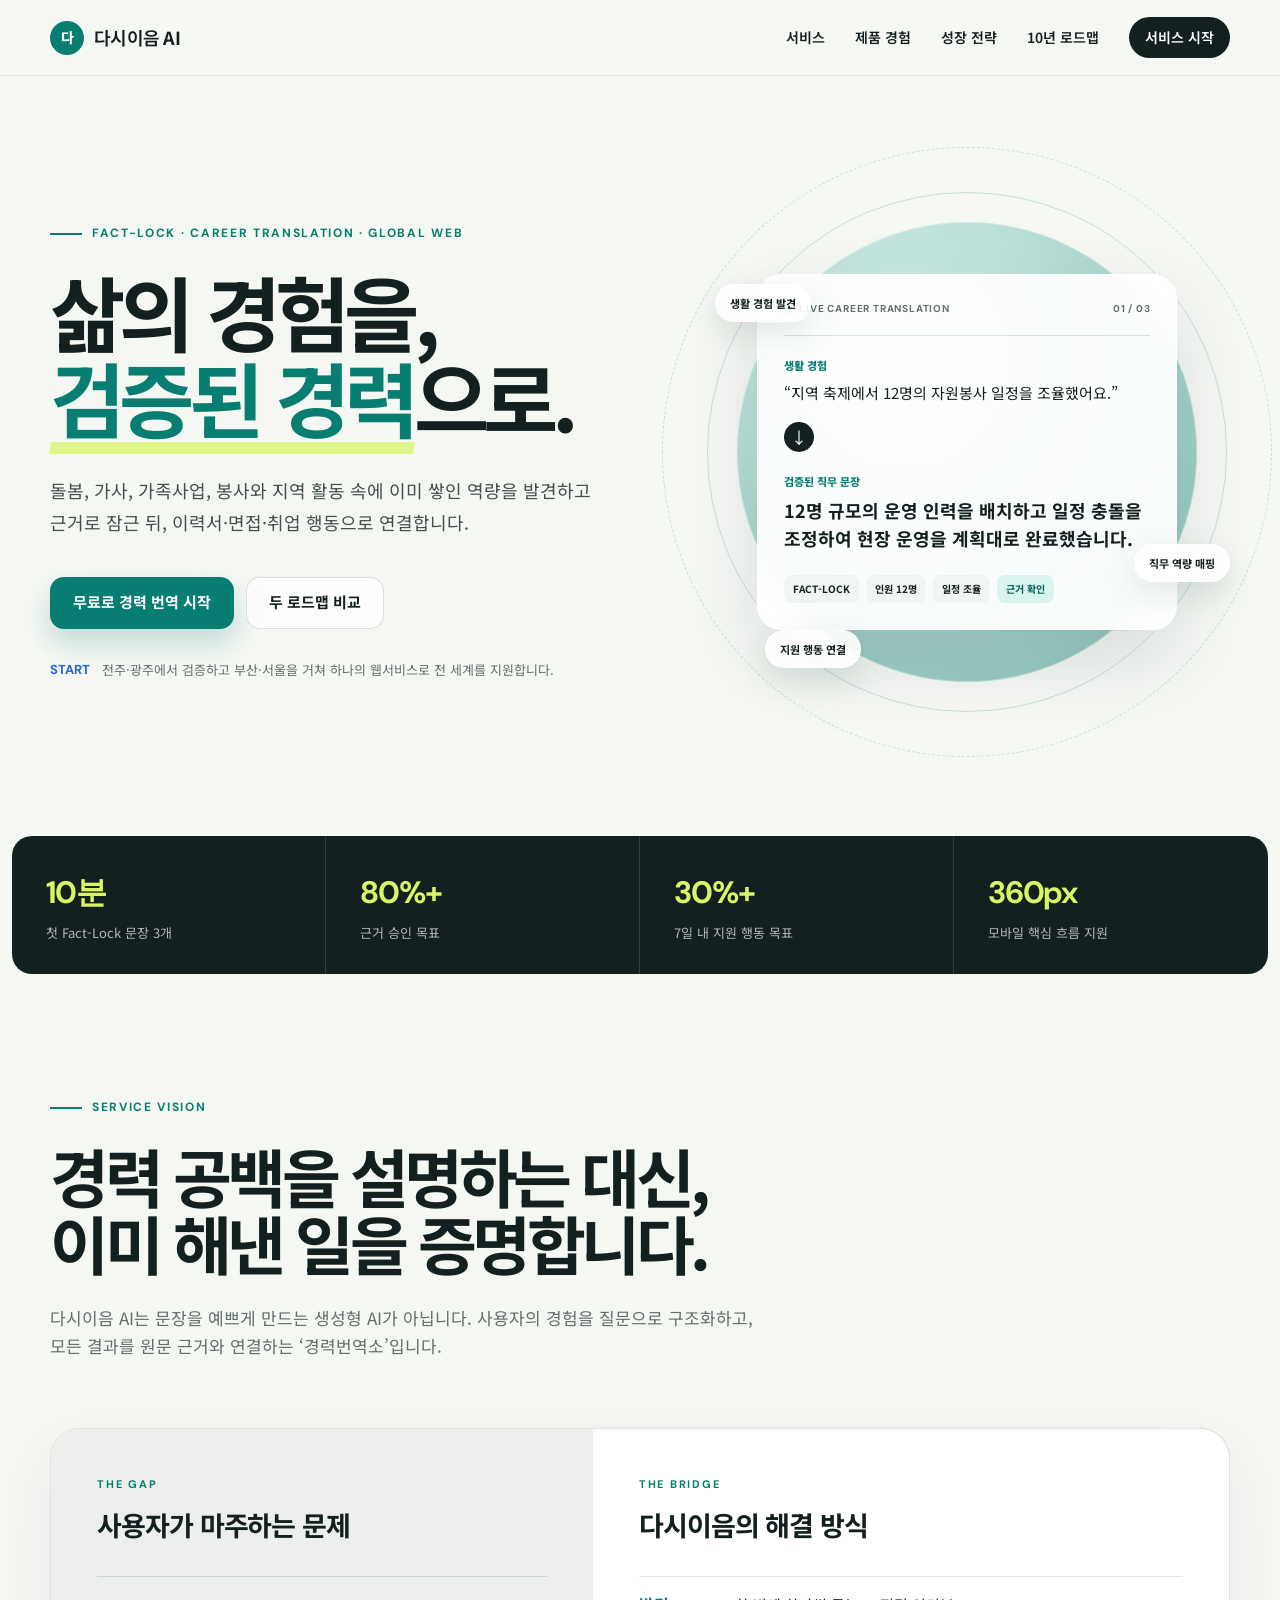
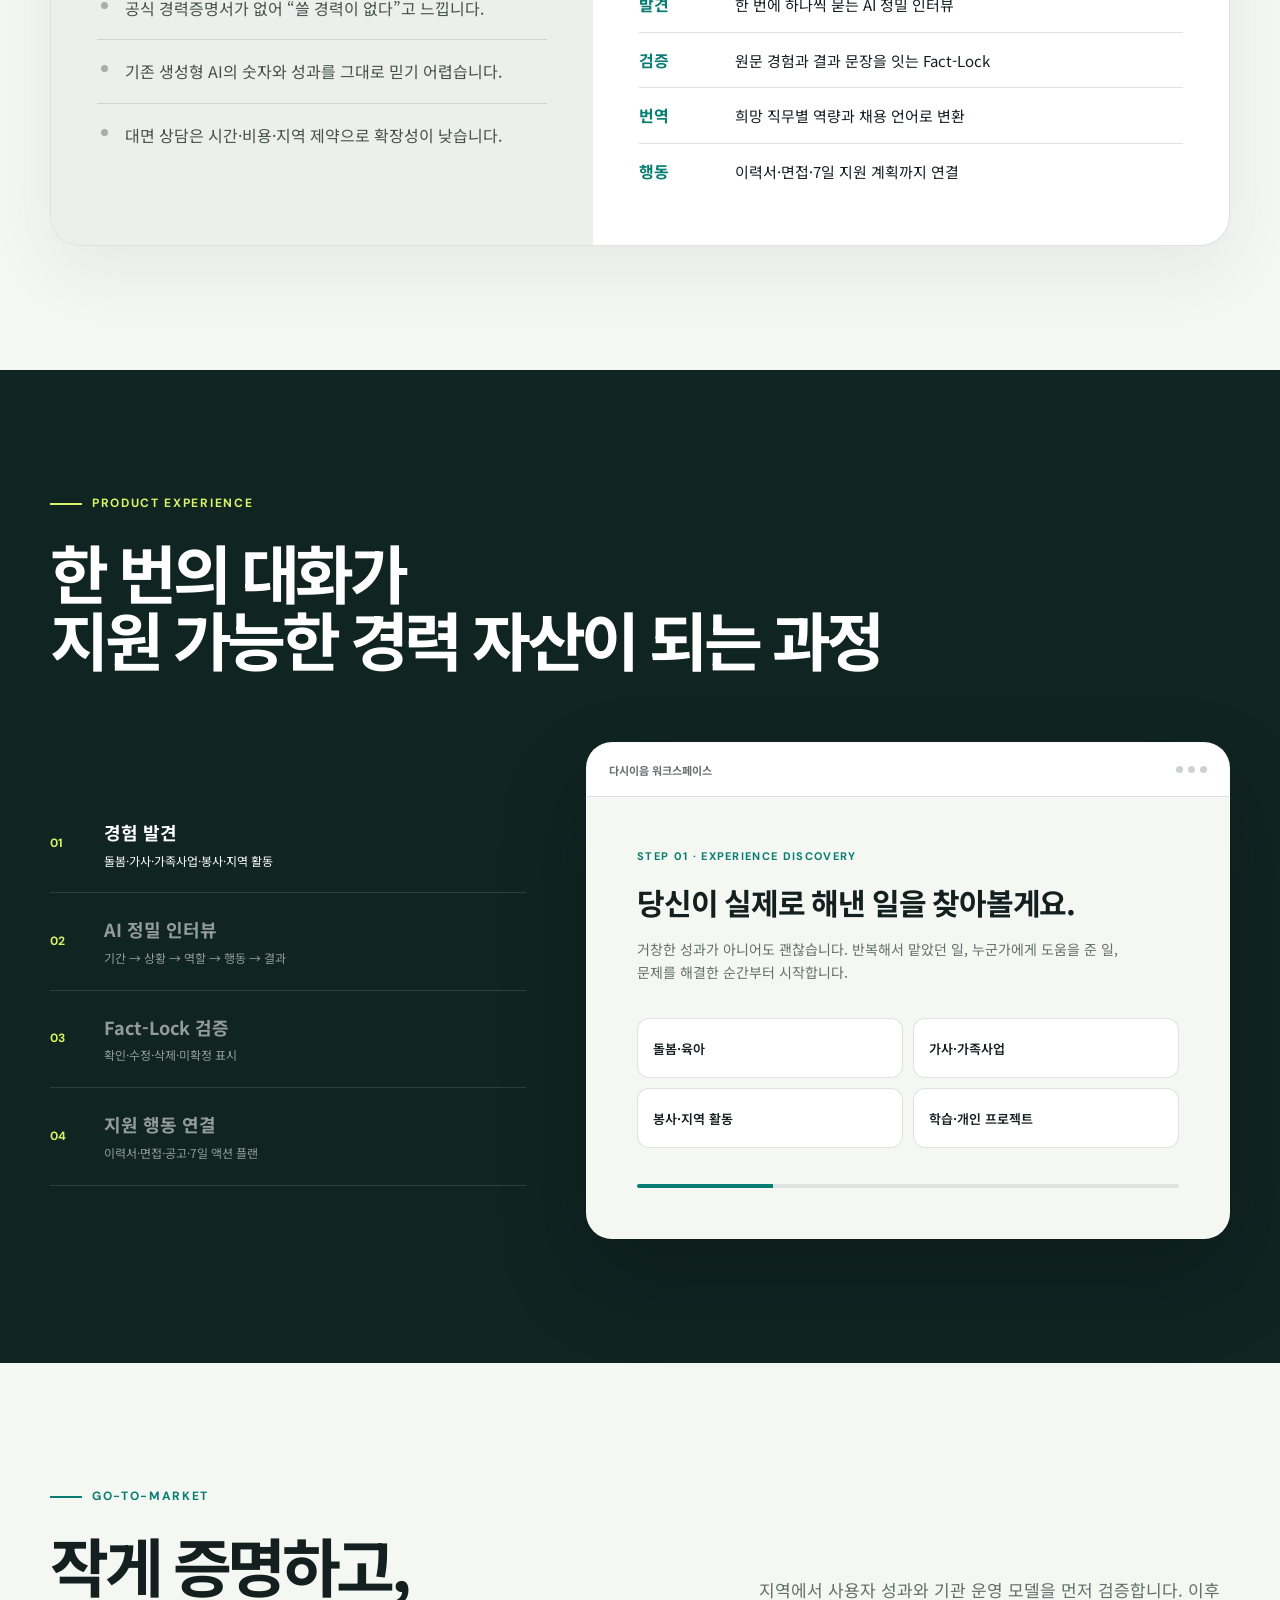
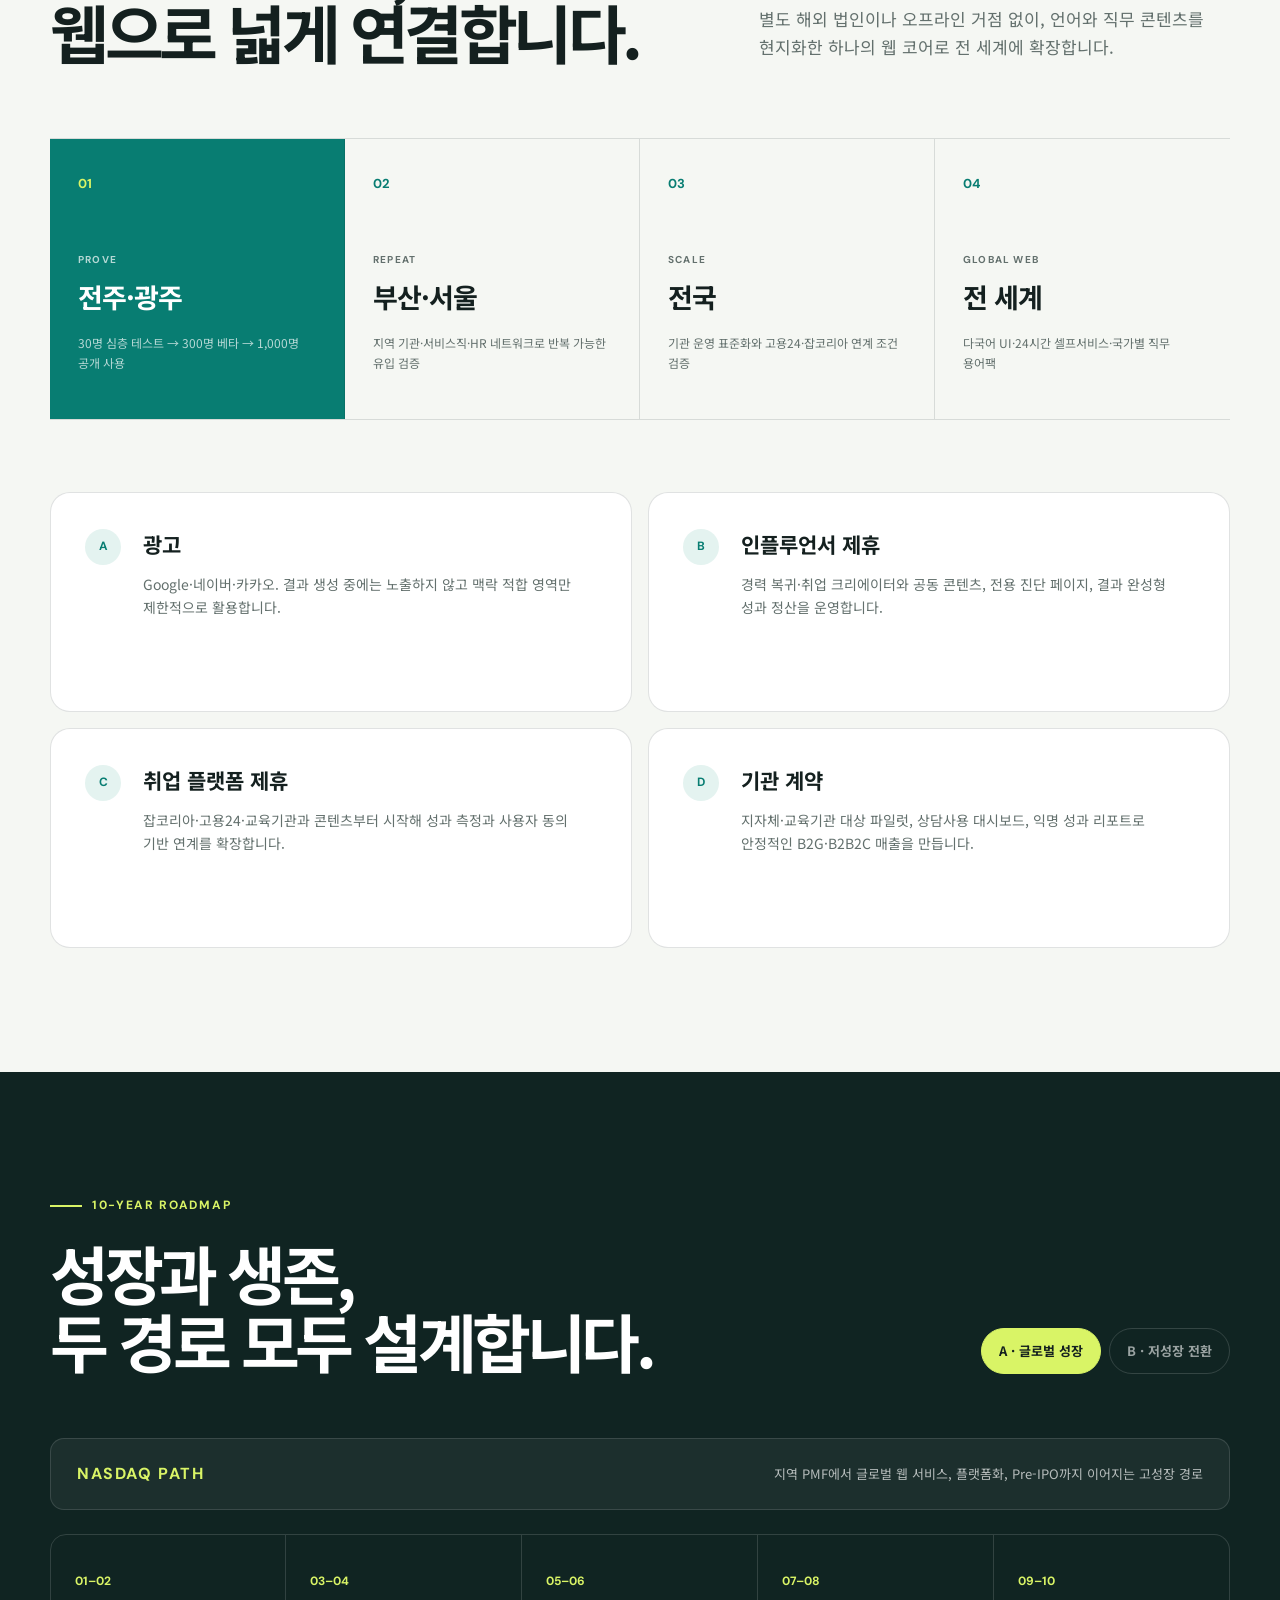
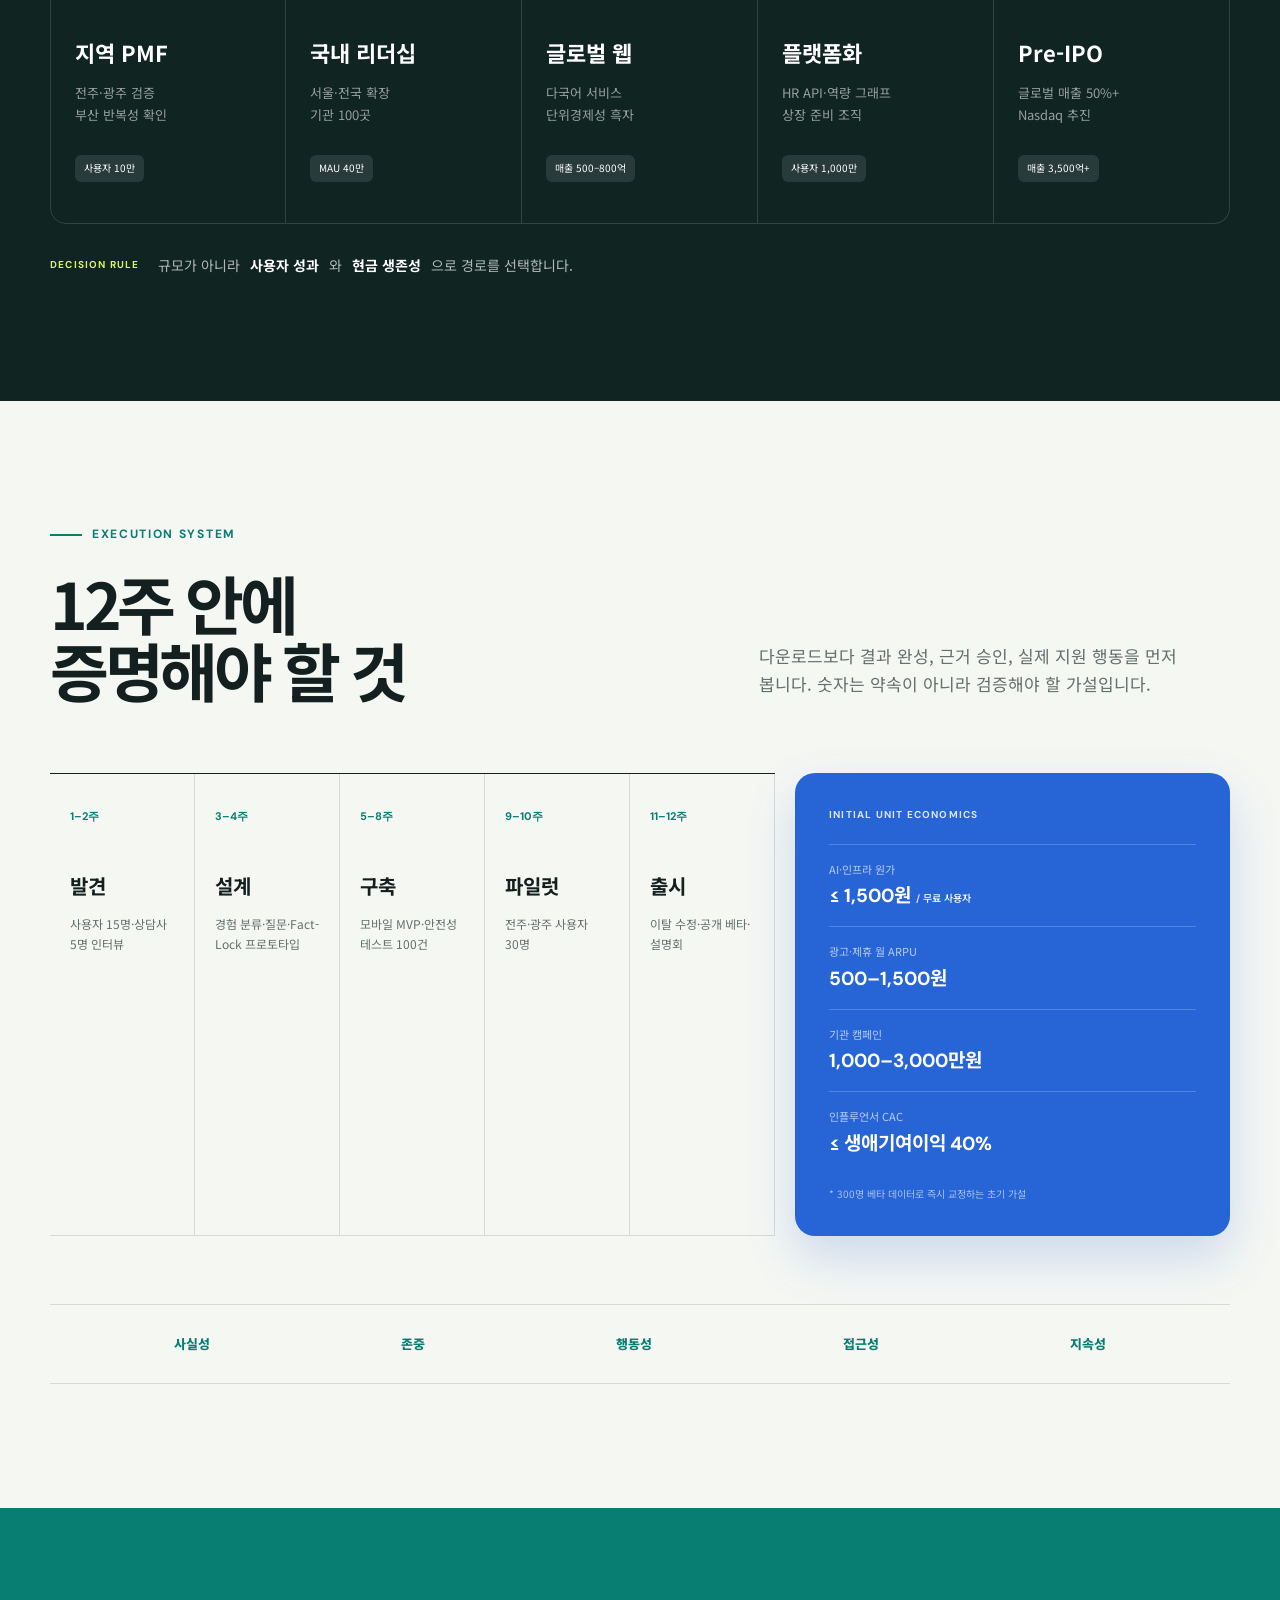
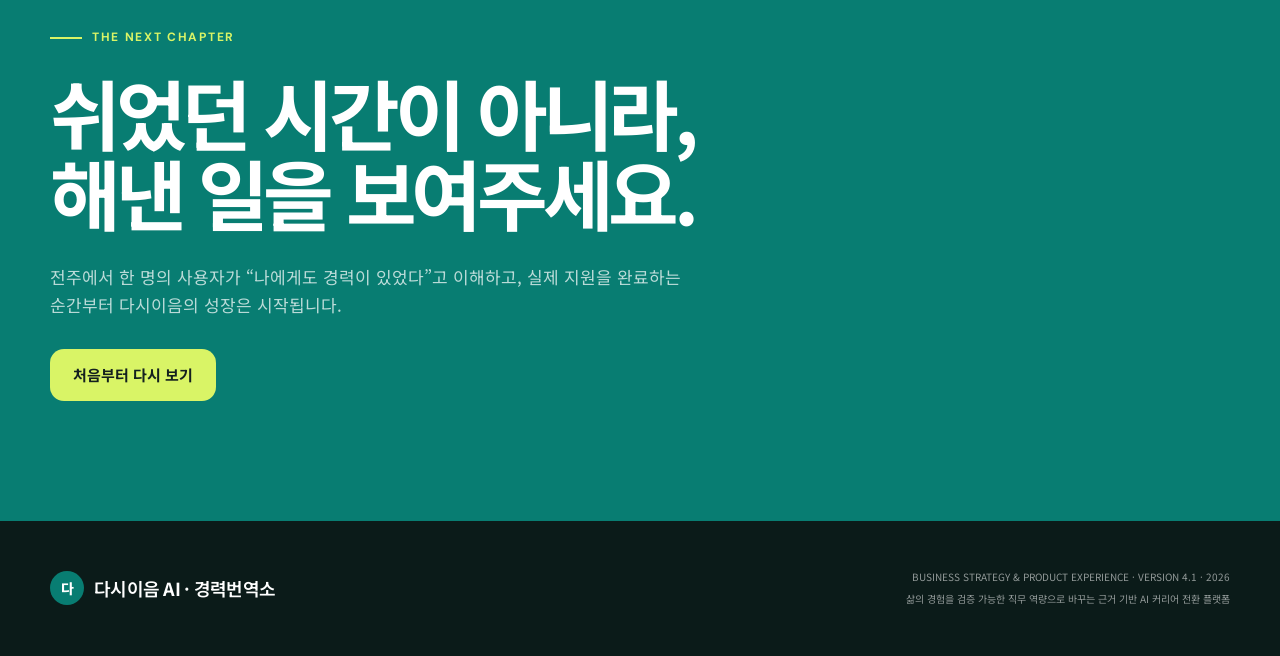
<file: index.html>
<!doctype html>
<html lang="ko">
  <head>
    <meta charset="UTF-8" />
    <meta name="viewport" content="width=device-width, initial-scale=1.0" />
    <meta
      name="description"
      content="다시이음 AI는 돌봄·가사·가족사업·지역사회 활동처럼 공식 경력증명서가 없는 경험을 검증 가능한 직무 역량으로 바꾸는 AI 경력번역 플랫폼입니다."
    />
    <meta name="theme-color" content="#f5f7f3" />
    <title>다시이음 AI · 경력번역소</title>
    <link rel="preconnect" href="https://fonts.googleapis.com" />
    <link rel="preconnect" href="https://fonts.gstatic.com" crossorigin />
    <link
      href="https://fonts.googleapis.com/css2?family=Noto+Sans+KR:wght@400;500;600;700;800;900&family=DM+Sans:wght@500;600;700&display=swap"
      rel="stylesheet"
    />
    <link rel="stylesheet" href="./styles.css" />
    <script src="./script.js" defer></script>
  </head>
  <body>
    <a class="skip-link" href="#main">본문으로 바로가기</a>

    <header class="site-header" id="top">
      <a class="brand" href="#top" aria-label="다시이음 AI 홈">
        <span class="brand-mark" aria-hidden="true">다</span>
        <span>다시이음 <b>AI</b></span>
      </a>
      <button class="menu-toggle" type="button" aria-expanded="false" aria-controls="primary-nav">
        메뉴
      </button>
      <nav id="primary-nav" class="primary-nav" aria-label="주요 메뉴">
        <a href="#service">서비스</a>
        <a href="#experience">제품 경험</a>
        <a href="#growth">성장 전략</a>
        <a href="#roadmap">10년 로드맵</a>
        <a class="nav-cta" href="./app.html">서비스 시작</a>
      </nav>
    </header>

    <main id="main">
      <section class="hero section-shell" aria-labelledby="hero-title">
        <div class="hero-copy">
          <p class="eyebrow"><span></span> FACT-LOCK · CAREER TRANSLATION · GLOBAL WEB</p>
          <h1 id="hero-title">
            삶의 경험을,<br />
            <em>검증된 경력</em>으로.
          </h1>
          <p class="hero-lead">
            돌봄, 가사, 가족사업, 봉사와 지역 활동 속에 이미 쌓인 역량을 발견하고
            근거로 잠근 뒤, 이력서·면접·취업 행동으로 연결합니다.
          </p>
          <div class="hero-actions">
            <a class="button button-primary" href="./app.html">무료로 경력 번역 시작</a>
            <a class="button button-secondary" href="#roadmap">두 로드맵 비교</a>
          </div>
          <div class="hero-note">
            <span>START</span>
            전주·광주에서 검증하고 부산·서울을 거쳐 하나의 웹서비스로 전 세계를 지원합니다.
          </div>
        </div>

        <div class="hero-visual" aria-label="생활 경험이 경력 문장으로 변환되는 예시">
          <div class="orbit orbit-one"></div>
          <div class="orbit orbit-two"></div>
          <article class="translation-card">
            <div class="card-topline">
              <span class="status-dot"></span>
              LIVE CAREER TRANSLATION
              <span>01 / 03</span>
            </div>
            <p class="source-label">생활 경험</p>
            <p class="source-copy">“지역 축제에서 12명의 자원봉사 일정을 조율했어요.”</p>
            <div class="translation-arrow" aria-hidden="true">↓</div>
            <p class="source-label">검증된 직무 문장</p>
            <p class="result-copy">
              12명 규모의 운영 인력을 배치하고 일정 충돌을 조정하여 현장 운영을
              계획대로 완료했습니다.
            </p>
            <div class="fact-row">
              <span>FACT-LOCK</span>
              <span>인원 12명</span>
              <span>일정 조율</span>
              <strong>근거 확인</strong>
            </div>
          </article>
          <div class="floating-chip chip-one">생활 경험 발견</div>
          <div class="floating-chip chip-two">직무 역량 매핑</div>
          <div class="floating-chip chip-three">지원 행동 연결</div>
        </div>
      </section>

      <section class="proof-band" aria-label="출시 핵심 기준">
        <div>
          <strong>10분</strong>
          <span>첫 Fact-Lock 문장 3개</span>
        </div>
        <div>
          <strong>80%+</strong>
          <span>근거 승인 목표</span>
        </div>
        <div>
          <strong>30%+</strong>
          <span>7일 내 지원 행동 목표</span>
        </div>
        <div>
          <strong>360px</strong>
          <span>모바일 핵심 흐름 지원</span>
        </div>
      </section>

      <section class="section-shell section-block" id="service">
        <div class="section-heading">
          <p class="eyebrow"><span></span> SERVICE VISION</p>
          <h2>경력 공백을 설명하는 대신,<br />이미 해낸 일을 증명합니다.</h2>
          <p>
            다시이음 AI는 문장을 예쁘게 만드는 생성형 AI가 아닙니다. 사용자의
            경험을 질문으로 구조화하고, 모든 결과를 원문 근거와 연결하는
            ‘경력번역소’입니다.
          </p>
        </div>

        <div class="problem-solution">
          <article class="problem-panel">
            <p class="panel-kicker">THE GAP</p>
            <h3>사용자가 마주하는 문제</h3>
            <ul>
              <li>공식 경력증명서가 없어 “쓸 경력이 없다”고 느낍니다.</li>
              <li>기존 생성형 AI의 숫자와 성과를 그대로 믿기 어렵습니다.</li>
              <li>대면 상담은 시간·비용·지역 제약으로 확장성이 낮습니다.</li>
            </ul>
          </article>
          <article class="solution-panel">
            <p class="panel-kicker">THE BRIDGE</p>
            <h3>다시이음의 해결 방식</h3>
            <ol>
              <li><b>발견</b><span>한 번에 하나씩 묻는 AI 정밀 인터뷰</span></li>
              <li><b>검증</b><span>원문 경험과 결과 문장을 잇는 Fact-Lock</span></li>
              <li><b>번역</b><span>희망 직무별 역량과 채용 언어로 변환</span></li>
              <li><b>행동</b><span>이력서·면접·7일 지원 계획까지 연결</span></li>
            </ol>
          </article>
        </div>
      </section>

      <section class="experience section-block" id="experience">
        <div class="section-shell">
          <div class="section-heading light-heading">
            <p class="eyebrow"><span></span> PRODUCT EXPERIENCE</p>
            <h2>한 번의 대화가<br />지원 가능한 경력 자산이 되는 과정</h2>
          </div>

          <div class="experience-grid">
            <div class="flow-list" role="list" aria-label="서비스 이용 단계">
              <button class="flow-item active" type="button" data-flow="discover" aria-pressed="true">
                <span>01</span>
                <span><b>경험 발견</b><small>돌봄·가사·가족사업·봉사·지역 활동</small></span>
              </button>
              <button class="flow-item" type="button" data-flow="interview" aria-pressed="false">
                <span>02</span>
                <span><b>AI 정밀 인터뷰</b><small>기간 → 상황 → 역할 → 행동 → 결과</small></span>
              </button>
              <button class="flow-item" type="button" data-flow="factlock" aria-pressed="false">
                <span>03</span>
                <span><b>Fact-Lock 검증</b><small>확인·수정·삭제·미확정 표시</small></span>
              </button>
              <button class="flow-item" type="button" data-flow="action" aria-pressed="false">
                <span>04</span>
                <span><b>지원 행동 연결</b><small>이력서·면접·공고·7일 액션 플랜</small></span>
              </button>
            </div>

            <div class="product-preview" aria-live="polite">
              <div class="preview-toolbar">
                <span>다시이음 워크스페이스</span>
                <div><i></i><i></i><i></i></div>
              </div>
              <div class="preview-body">
                <p class="preview-step">STEP 01 · EXPERIENCE DISCOVERY</p>
                <h3 id="preview-title">당신이 실제로 해낸 일을 찾아볼게요.</h3>
                <p id="preview-copy">
                  거창한 성과가 아니어도 괜찮습니다. 반복해서 맡았던 일, 누군가에게
                  도움을 준 일, 문제를 해결한 순간부터 시작합니다.
                </p>
                <div id="preview-content" class="preview-content">
                  <button type="button">돌봄·육아</button>
                  <button type="button">가사·가족사업</button>
                  <button type="button">봉사·지역 활동</button>
                  <button type="button">학습·개인 프로젝트</button>
                </div>
                <div class="preview-progress"><span></span></div>
              </div>
            </div>
          </div>
        </div>
      </section>

      <section class="section-shell section-block" id="growth">
        <div class="section-heading split-heading">
          <div>
            <p class="eyebrow"><span></span> GO-TO-MARKET</p>
            <h2>작게 증명하고,<br />웹으로 넓게 연결합니다.</h2>
          </div>
          <p>
            지역에서 사용자 성과와 기관 운영 모델을 먼저 검증합니다. 이후 별도
            해외 법인이나 오프라인 거점 없이, 언어와 직무 콘텐츠를 현지화한 하나의
            웹 코어로 전 세계에 확장합니다.
          </p>
        </div>

        <div class="market-track" aria-label="시장 확장 단계">
          <article class="market-stage current">
            <div class="stage-number">01</div>
            <p>PROVE</p>
            <h3>전주·광주</h3>
            <span>30명 심층 테스트 → 300명 베타 → 1,000명 공개 사용</span>
          </article>
          <article class="market-stage">
            <div class="stage-number">02</div>
            <p>REPEAT</p>
            <h3>부산·서울</h3>
            <span>지역 기관·서비스직·HR 네트워크로 반복 가능한 유입 검증</span>
          </article>
          <article class="market-stage">
            <div class="stage-number">03</div>
            <p>SCALE</p>
            <h3>전국</h3>
            <span>기관 운영 표준화와 고용24·잡코리아 연계 조건 검증</span>
          </article>
          <article class="market-stage">
            <div class="stage-number">04</div>
            <p>GLOBAL WEB</p>
            <h3>전 세계</h3>
            <span>다국어 UI·24시간 셀프서비스·국가별 직무 용어팩</span>
          </article>
        </div>

        <div class="revenue-grid">
          <article>
            <span>A</span>
            <h3>광고</h3>
            <p>Google·네이버·카카오. 결과 생성 중에는 노출하지 않고 맥락 적합 영역만 제한적으로 활용합니다.</p>
          </article>
          <article>
            <span>B</span>
            <h3>인플루언서 제휴</h3>
            <p>경력 복귀·취업 크리에이터와 공동 콘텐츠, 전용 진단 페이지, 결과 완성형 성과 정산을 운영합니다.</p>
          </article>
          <article>
            <span>C</span>
            <h3>취업 플랫폼 제휴</h3>
            <p>잡코리아·고용24·교육기관과 콘텐츠부터 시작해 성과 측정과 사용자 동의 기반 연계를 확장합니다.</p>
          </article>
          <article>
            <span>D</span>
            <h3>기관 계약</h3>
            <p>지자체·교육기관 대상 파일럿, 상담사용 대시보드, 익명 성과 리포트로 안정적인 B2G·B2B2C 매출을 만듭니다.</p>
          </article>
        </div>
      </section>

      <section class="roadmap section-block" id="roadmap">
        <div class="section-shell">
          <div class="section-heading light-heading roadmap-heading">
            <div>
              <p class="eyebrow"><span></span> 10-YEAR ROADMAP</p>
              <h2>성장과 생존,<br />두 경로 모두 설계합니다.</h2>
            </div>
            <div class="roadmap-tabs" role="tablist" aria-label="성장 시나리오 선택">
              <button id="tab-a" class="active" type="button" role="tab" aria-selected="true" aria-controls="roadmap-a">
                A · 글로벌 성장
              </button>
              <button id="tab-b" type="button" role="tab" aria-selected="false" aria-controls="roadmap-b">
                B · 저성장 전환
              </button>
            </div>
          </div>

          <div id="roadmap-a" class="roadmap-panel active" role="tabpanel" aria-labelledby="tab-a">
            <div class="roadmap-summary">
              <strong>NASDAQ PATH</strong>
              <p>지역 PMF에서 글로벌 웹 서비스, 플랫폼화, Pre-IPO까지 이어지는 고성장 경로</p>
            </div>
            <div class="timeline">
              <article><b>01–02</b><h3>지역 PMF</h3><p>전주·광주 검증<br />부산 반복성 확인</p><span>사용자 10만</span></article>
              <article><b>03–04</b><h3>국내 리더십</h3><p>서울·전국 확장<br />기관 100곳</p><span>MAU 40만</span></article>
              <article><b>05–06</b><h3>글로벌 웹</h3><p>다국어 서비스<br />단위경제성 흑자</p><span>매출 500–800억</span></article>
              <article><b>07–08</b><h3>플랫폼화</h3><p>HR API·역량 그래프<br />상장 준비 조직</p><span>사용자 1,000만</span></article>
              <article><b>09–10</b><h3>Pre-IPO</h3><p>글로벌 매출 50%+<br />Nasdaq 추진</p><span>매출 3,500억+</span></article>
            </div>
          </div>

          <div id="roadmap-b" class="roadmap-panel" role="tabpanel" aria-labelledby="tab-b" hidden>
            <div class="roadmap-summary">
              <strong>FOCUS PATH</strong>
              <p>3년차 다운로드 1만 미만·연매출 1억 미만일 때, 좁고 수익성 높은 전문기업으로 전환</p>
            </div>
            <div class="timeline">
              <article><b>01–02</b><h3>생존 진단</h3><p>핵심 기능 3개<br />한 지역·한 직무</p><span>월 100명 완성</span></article>
              <article><b>03–04</b><h3>공식 리셋</h3><p>광고 축소<br />기관·특정 직무 피벗</p><span>팀 3–5명</span></article>
              <article><b>05–06</b><h3>작은 흑자</h3><p>기관 20곳<br />지역 통합 모델</p><span>매출 8–12억</span></article>
              <article><b>07–08</b><h3>인접 확장</h3><p>중장년·장기미취업자<br />선택적 전국화</p><span>기관 50곳</span></article>
              <article><b>09–10</b><h3>전문기업</h3><p>제휴·M&amp;A 옵션<br />안정적 흑자</p><span>매출 80–120억</span></article>
            </div>
          </div>

          <p class="decision-rule">
            <span>DECISION RULE</span>
            규모가 아니라 <b>사용자 성과</b>와 <b>현금 생존성</b>으로 경로를 선택합니다.
          </p>
        </div>
      </section>

      <section class="section-shell section-block" id="launch">
        <div class="section-heading split-heading">
          <div>
            <p class="eyebrow"><span></span> EXECUTION SYSTEM</p>
            <h2>12주 안에<br />증명해야 할 것</h2>
          </div>
          <p>
            다운로드보다 결과 완성, 근거 승인, 실제 지원 행동을 먼저 봅니다.
            숫자는 약속이 아니라 검증해야 할 가설입니다.
          </p>
        </div>

        <div class="launch-layout">
          <div class="launch-plan">
            <article><span>1–2주</span><h3>발견</h3><p>사용자 15명·상담사 5명 인터뷰</p></article>
            <article><span>3–4주</span><h3>설계</h3><p>경험 분류·질문·Fact-Lock 프로토타입</p></article>
            <article><span>5–8주</span><h3>구축</h3><p>모바일 MVP·안전성 테스트 100건</p></article>
            <article><span>9–10주</span><h3>파일럿</h3><p>전주·광주 사용자 30명</p></article>
            <article><span>11–12주</span><h3>출시</h3><p>이탈 수정·공개 베타·설명회</p></article>
          </div>

          <aside class="kpi-card">
            <p>INITIAL UNIT ECONOMICS</p>
            <dl>
              <div><dt>AI·인프라 원가</dt><dd>≤ 1,500원<small>/ 무료 사용자</small></dd></div>
              <div><dt>광고·제휴 월 ARPU</dt><dd>500–1,500원</dd></div>
              <div><dt>기관 캠페인</dt><dd>1,000–3,000만원</dd></div>
              <div><dt>인플루언서 CAC</dt><dd>≤ 생애기여이익 40%</dd></div>
            </dl>
            <small>* 300명 베타 데이터로 즉시 교정하는 초기 가설</small>
          </aside>
        </div>

        <div class="principles">
          <span>사실성</span><span>존중</span><span>행동성</span><span>접근성</span><span>지속성</span>
        </div>
      </section>

      <section class="closing">
        <div class="section-shell">
          <p class="eyebrow"><span></span> THE NEXT CHAPTER</p>
          <h2>쉬었던 시간이 아니라,<br />해낸 일을 보여주세요.</h2>
          <p>
            전주에서 한 명의 사용자가 “나에게도 경력이 있었다”고 이해하고,
            실제 지원을 완료하는 순간부터 다시이음의 성장은 시작됩니다.
          </p>
          <a class="button button-light" href="#top">처음부터 다시 보기</a>
        </div>
      </section>
    </main>

    <footer class="site-footer">
      <a class="brand footer-brand" href="#top">
        <span class="brand-mark" aria-hidden="true">다</span>
        <span>다시이음 <b>AI</b> · 경력번역소</span>
      </a>
      <p>BUSINESS STRATEGY &amp; PRODUCT EXPERIENCE · VERSION 4.1 · 2026</p>
      <p>삶의 경험을 검증 가능한 직무 역량으로 바꾸는 근거 기반 AI 커리어 전환 플랫폼</p>
    </footer>
  </body>
</html>
</file>
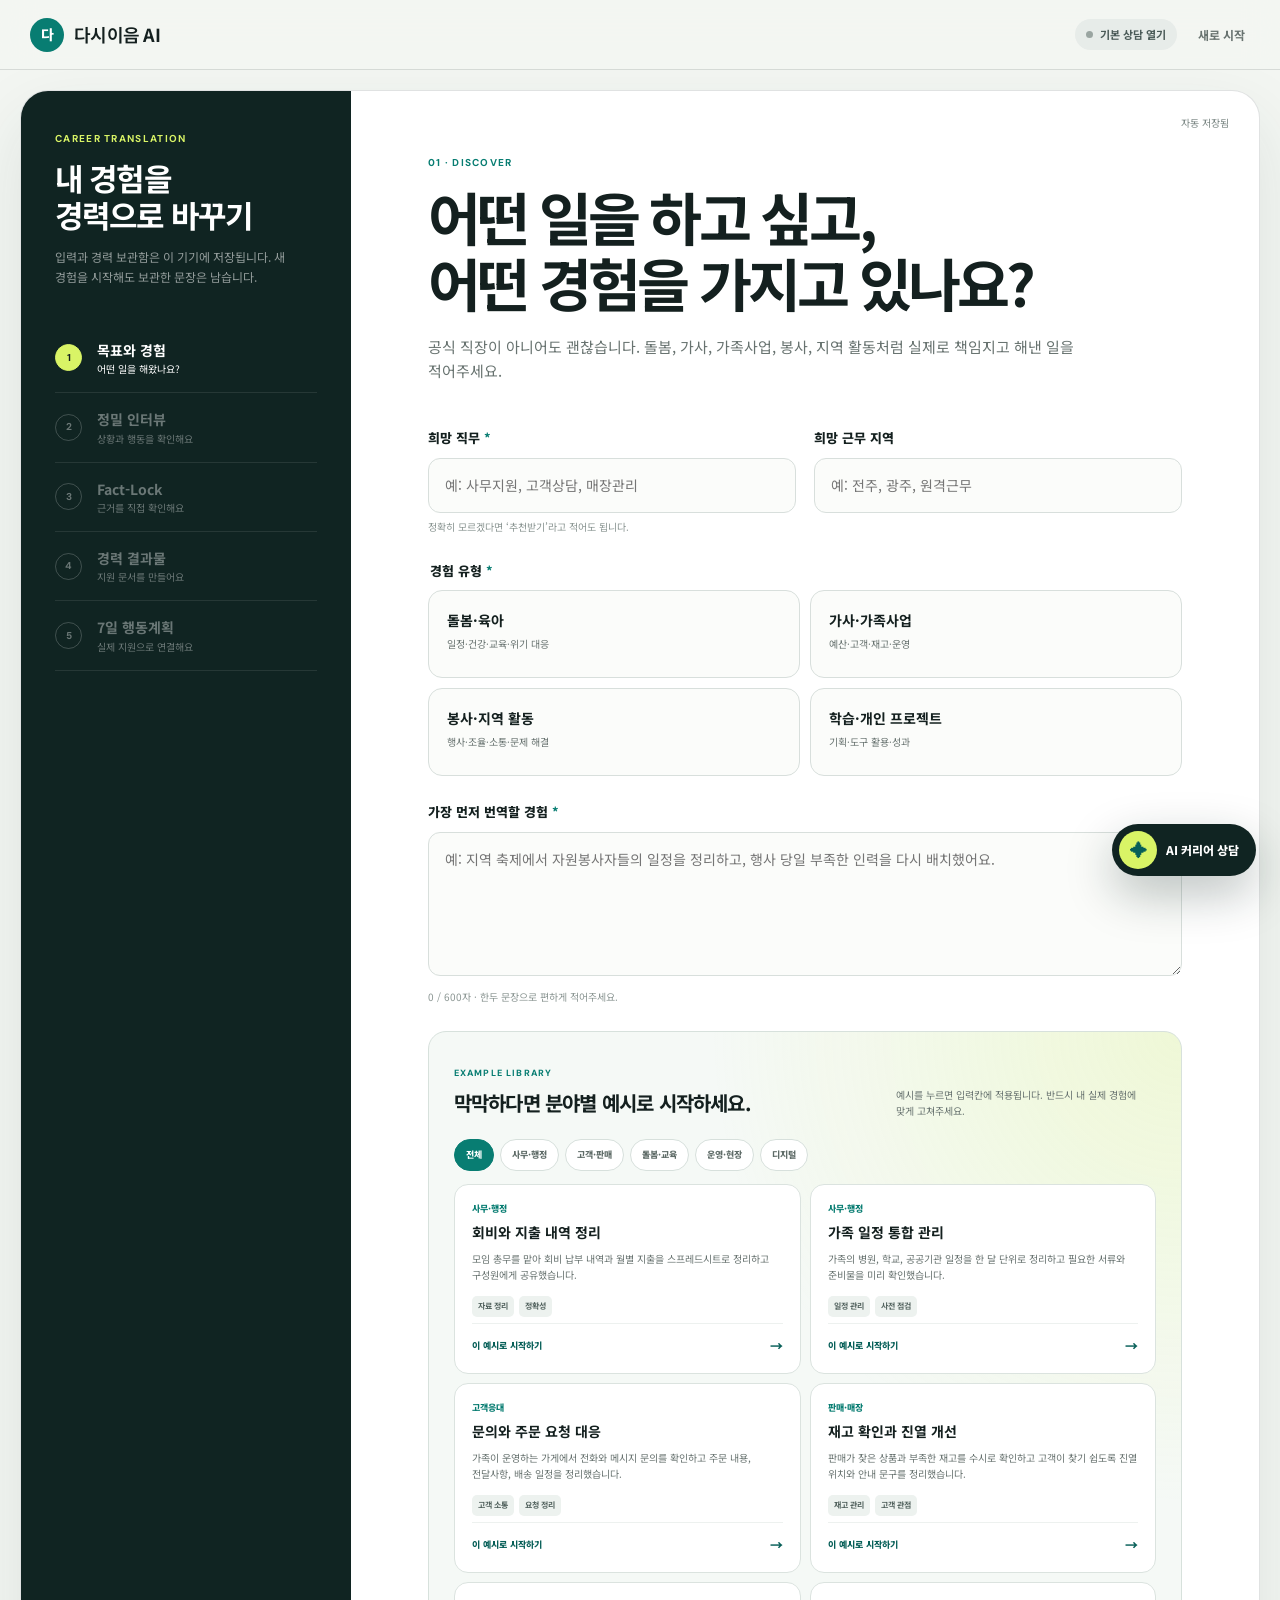
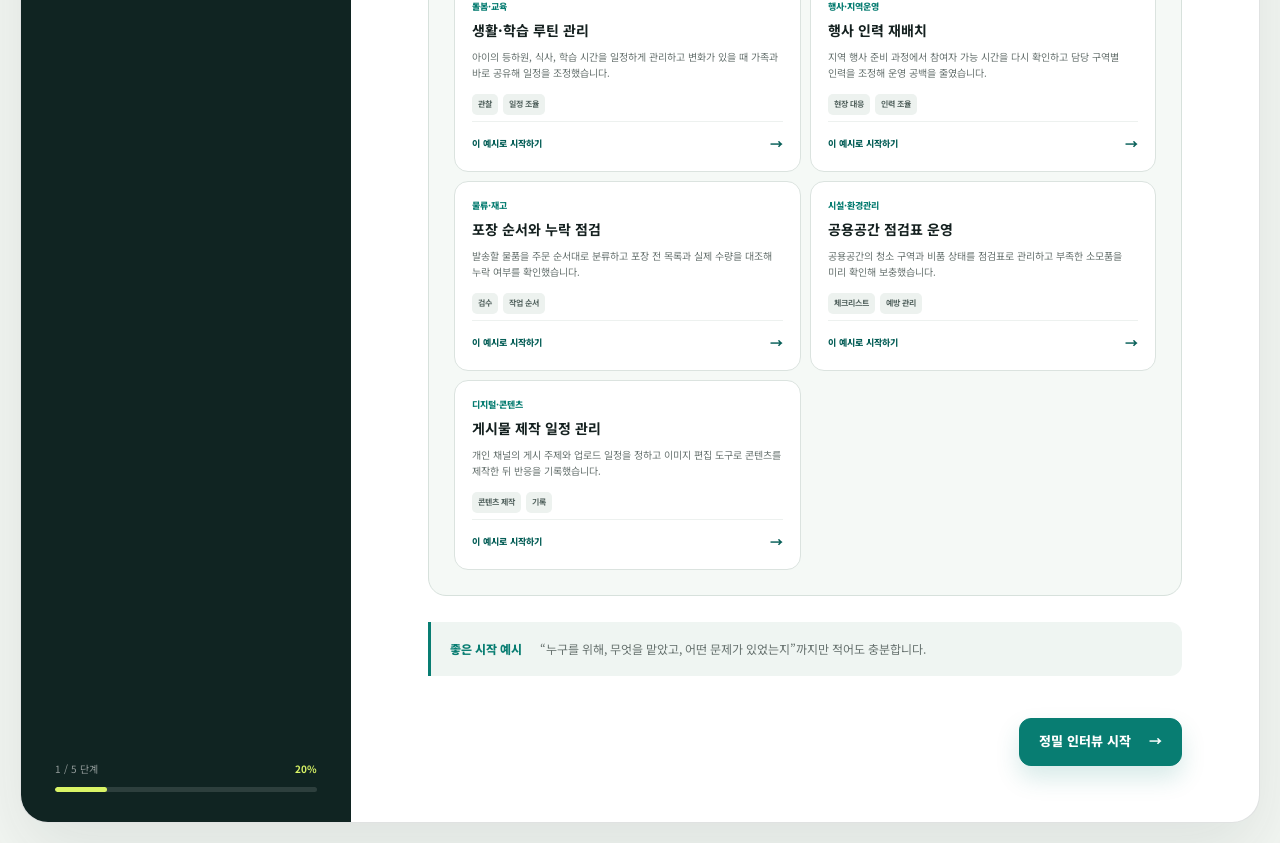
<file: app.html>
<!doctype html>
<html lang="ko">
  <head>
    <meta charset="UTF-8" />
    <meta name="viewport" content="width=device-width, initial-scale=1.0" />
    <meta
      name="description"
      content="생활 경험을 입력하고 근거가 연결된 이력서 문장과 면접 답변, 7일 행동계획을 만드는 다시이음 AI 경력번역 베타."
    />
    <meta name="theme-color" content="#f3f6f2" />
    <title>경력번역 시작 · 다시이음 AI</title>
    <link rel="preconnect" href="https://fonts.googleapis.com" />
    <link rel="preconnect" href="https://fonts.gstatic.com" crossorigin />
    <link
      href="https://fonts.googleapis.com/css2?family=Noto+Sans+KR:wght@400;500;600;700;800;900&family=DM+Sans:wght@500;600;700&display=swap"
      rel="stylesheet"
    />
    <link rel="stylesheet" href="./app.css?v=20260731-3" />
    <script src="./app.js?v=20260731-6" defer></script>
  </head>
  <body>
    <a class="skip-link" href="#workspace">작업 영역으로 바로가기</a>

    <header class="app-header">
      <a class="brand" href="./index.html" aria-label="다시이음 AI 소개 페이지">
        <span class="brand-mark">다</span>
        <span>다시이음 <b>AI</b></span>
      </a>
      <div class="header-actions">
        <button id="ai-settings" class="ai-status-button" type="button">
          <i></i><span id="ai-status-label">기본 상담 열기</span>
        </button>
        <button id="reset-top" class="text-button" type="button">새로 시작</button>
      </div>
    </header>

    <main class="app-shell" id="workspace">
      <aside class="journey-panel">
        <div>
          <p class="mini-label">CAREER TRANSLATION</p>
          <h1>내 경험을<br />경력으로 바꾸기</h1>
          <p class="journey-intro">
            입력과 경력 보관함은 이 기기에 저장됩니다. 새 경험을 시작해도 보관한 문장은 남습니다.
          </p>
        </div>

        <nav class="step-nav" aria-label="경력번역 진행 단계">
          <button class="step-link active" type="button" data-step-target="1" aria-current="step">
            <span>1</span><b>목표와 경험</b><small>어떤 일을 해왔나요?</small>
          </button>
          <button class="step-link" type="button" data-step-target="2" disabled>
            <span>2</span><b>정밀 인터뷰</b><small>상황과 행동을 확인해요</small>
          </button>
          <button class="step-link" type="button" data-step-target="3" disabled>
            <span>3</span><b>Fact-Lock</b><small>근거를 직접 확인해요</small>
          </button>
          <button class="step-link" type="button" data-step-target="4" disabled>
            <span>4</span><b>경력 결과물</b><small>지원 문서를 만들어요</small>
          </button>
          <button class="step-link" type="button" data-step-target="5" disabled>
            <span>5</span><b>7일 행동계획</b><small>실제 지원으로 연결해요</small>
          </button>
        </nav>

        <div class="journey-progress" aria-label="진행률">
          <div><span id="progress-label">1 / 5 단계</span><b id="progress-percent">20%</b></div>
          <div class="progress-track"><span id="progress-bar"></span></div>
        </div>
      </aside>

      <section class="work-panel">
        <div class="save-status" id="save-status" role="status" aria-live="polite">자동 저장됨</div>

        <section class="step-section active" data-step="1" aria-labelledby="step-1-title">
          <div class="section-number">01 · DISCOVER</div>
          <h2 id="step-1-title">어떤 일을 하고 싶고,<br />어떤 경험을 가지고 있나요?</h2>
          <p class="section-lead">
            공식 직장이 아니어도 괜찮습니다. 돌봄, 가사, 가족사업, 봉사,
            지역 활동처럼 실제로 책임지고 해낸 일을 적어주세요.
          </p>

          <div class="form-grid">
            <label class="field">
              <span>희망 직무 <b>*</b></span>
              <input id="job-goal" type="text" placeholder="예: 사무지원, 고객상담, 매장관리" maxlength="40" />
              <small>정확히 모르겠다면 ‘추천받기’라고 적어도 됩니다.</small>
            </label>
            <label class="field">
              <span>희망 근무 지역</span>
              <input id="job-region" type="text" placeholder="예: 전주, 광주, 원격근무" maxlength="40" />
            </label>
          </div>

          <fieldset class="choice-group">
            <legend>경험 유형 <b>*</b></legend>
            <div class="choice-grid" id="experience-categories">
              <label><input type="radio" name="category" value="돌봄·육아" /><span><b>돌봄·육아</b><small>일정·건강·교육·위기 대응</small></span></label>
              <label><input type="radio" name="category" value="가사·가족사업" /><span><b>가사·가족사업</b><small>예산·고객·재고·운영</small></span></label>
              <label><input type="radio" name="category" value="봉사·지역 활동" /><span><b>봉사·지역 활동</b><small>행사·조율·소통·문제 해결</small></span></label>
              <label><input type="radio" name="category" value="학습·개인 프로젝트" /><span><b>학습·개인 프로젝트</b><small>기획·도구 활용·성과</small></span></label>
            </div>
          </fieldset>

          <label class="field">
            <span>가장 먼저 번역할 경험 <b>*</b></span>
            <textarea
              id="experience-summary"
              rows="5"
              maxlength="600"
              placeholder="예: 지역 축제에서 자원봉사자들의 일정을 정리하고, 행사 당일 부족한 인력을 다시 배치했어요."
            ></textarea>
            <small><span id="experience-count">0</span> / 600자 · 한두 문장으로 편하게 적어주세요.</small>
          </label>

          <section class="example-library" aria-labelledby="example-library-title">
            <div class="example-library-heading">
              <div>
                <span>EXAMPLE LIBRARY</span>
                <h3 id="example-library-title">막막하다면 분야별 예시로 시작하세요.</h3>
              </div>
              <p>예시를 누르면 입력칸에 적용됩니다. 반드시 내 실제 경험에 맞게 고쳐주세요.</p>
            </div>
            <div class="example-filters" role="group" aria-label="경험 예시 분야">
              <button class="active" type="button" data-example-filter="all">전체</button>
              <button type="button" data-example-filter="office">사무·행정</button>
              <button type="button" data-example-filter="service">고객·판매</button>
              <button type="button" data-example-filter="care">돌봄·교육</button>
              <button type="button" data-example-filter="field">운영·현장</button>
              <button type="button" data-example-filter="digital">디지털</button>
            </div>
            <div class="example-grid" id="experience-example-grid"></div>
          </section>

          <div class="tip-card">
            <span>좋은 시작 예시</span>
            <p>“누구를 위해, 무엇을 맡았고, 어떤 문제가 있었는지”까지만 적어도 충분합니다.</p>
          </div>

          <div class="step-actions right">
            <button class="primary-button" id="to-step-2" type="button">정밀 인터뷰 시작 <span>→</span></button>
          </div>
        </section>

        <section class="step-section" data-step="2" aria-labelledby="step-2-title" hidden>
          <div class="section-number">02 · INTERVIEW</div>
          <h2 id="step-2-title">사실을 더 정확하게<br />확인할게요.</h2>
          <p class="section-lead">
            모르는 숫자는 추측하지 않아도 됩니다. 기억나는 범위만 답해주세요.
          </p>

          <div class="interview-context">
            <span id="context-category">경험 유형</span>
            <p id="context-summary">입력한 경험이 여기에 표시됩니다.</p>
          </div>

          <div class="question-list">
            <label class="question-field">
              <span><i>01</i><b>언제, 얼마나 오래 한 경험인가요?</b></span>
              <input id="answer-period" type="text" placeholder="예: 2025년 5월, 준비 2주와 행사 당일" maxlength="100" />
            </label>
            <label class="question-field">
              <span><i>02</i><b>그때 해결해야 했던 문제는 무엇이었나요?</b></span>
              <textarea id="answer-situation" rows="3" placeholder="예: 봉사자 일정이 겹쳐 행사 당일 인력이 부족할 가능성이 있었습니다." maxlength="350"></textarea>
            </label>
            <label class="question-field">
              <span><i>03</i><b>본인이 직접 맡은 역할은 무엇이었나요?</b></span>
              <textarea id="answer-role" rows="3" placeholder="예: 전체 일정을 확인하고 담당 구역별 인원을 배치했습니다." maxlength="350"></textarea>
            </label>
            <label class="question-field">
              <span><i>04</i><b>문제를 해결하기 위해 무엇을 했나요?</b></span>
              <textarea id="answer-action" rows="4" placeholder="예: 가능한 시간을 다시 조사하고, 12명의 봉사자를 3개 구역에 재배치했습니다." maxlength="450"></textarea>
            </label>
            <label class="question-field">
              <span><i>05</i><b>도구나 협업 방식이 있었다면 적어주세요.</b></span>
              <textarea id="answer-tools" rows="3" placeholder="예: 단체 채팅과 스프레드시트로 변경 일정을 공유했습니다." maxlength="300"></textarea>
            </label>
            <label class="question-field">
              <span><i>06</i><b>결과는 어땠나요?</b></span>
              <textarea id="answer-result" rows="3" placeholder="예: 행사 시작 전에 배치를 마쳐 일정 지연 없이 운영했습니다." maxlength="350"></textarea>
            </label>
          </div>

          <div class="step-actions">
            <button class="secondary-button" data-back="1" type="button">← 이전</button>
            <button class="primary-button" id="generate-facts" type="button" data-default-label="경력 문장 만들기">
              <span class="button-label">경력 문장 만들기</span><span>→</span>
            </button>
          </div>
        </section>

        <section class="step-section" data-step="3" aria-labelledby="step-3-title" hidden>
          <div class="section-number">03 · FACT-LOCK</div>
          <h2 id="step-3-title">생성된 문장이<br />실제 경험과 맞나요?</h2>
          <p class="section-lead">
            각 문장은 입력한 근거와 연결됩니다. 정확한 문장만 직접 승인해주세요.
          </p>

          <div class="fact-warning">
            <span>검증 원칙</span>
            <p>입력하지 않은 숫자·기간·성과는 만들지 않습니다. 미확정 문장은 결과물에 포함되지 않습니다.</p>
          </div>

          <div id="fact-list" class="fact-list"></div>

          <div class="approval-summary">
            <span>승인 현황</span>
            <strong id="approval-count">0 / 3 문장</strong>
          </div>

          <div class="step-actions">
            <button class="secondary-button" data-back="2" type="button">← 답변 수정</button>
            <button class="primary-button" id="build-results" type="button" data-default-label="결과물 만들기" disabled>
              <span class="button-label">결과물 만들기</span><span>→</span>
            </button>
          </div>
        </section>

        <section class="step-section" data-step="4" aria-labelledby="step-4-title" hidden>
          <div class="section-number">04 · TRANSLATE</div>
          <h2 id="step-4-title">지원에 바로 쓸 수 있는<br />경력 결과물입니다.</h2>
          <p class="section-lead">
            문장을 클릭해 직접 수정할 수 있습니다. 최종 지원 전에는 실제 공고 요구사항과 다시 확인해주세요.
          </p>

          <div class="competency-strip">
            <span>발견된 역량</span>
            <div id="competency-tags"></div>
          </div>

          <div class="result-tabs" role="tablist" aria-label="결과물 종류">
            <button class="active" type="button" role="tab" aria-selected="true" data-result-tab="resume">이력서 문장</button>
            <button type="button" role="tab" aria-selected="false" data-result-tab="intro">자기소개</button>
            <button type="button" role="tab" aria-selected="false" data-result-tab="interview">면접 STAR</button>
          </div>

          <div class="result-panel active" data-result-panel="resume">
            <p class="result-label">희망 직무 맞춤 이력서 문장</p>
            <div id="resume-output" class="editable-result" contenteditable="true" role="textbox" aria-label="이력서 문장"></div>
          </div>
          <div class="result-panel" data-result-panel="intro" hidden>
            <p class="result-label">30초 자기소개 초안</p>
            <div id="intro-output" class="editable-result" contenteditable="true" role="textbox" aria-label="자기소개 초안"></div>
          </div>
          <div class="result-panel" data-result-panel="interview" hidden>
            <p class="result-label">예상 질문과 STAR 답변</p>
            <div id="interview-output" class="editable-result" contenteditable="true" role="textbox" aria-label="면접 답변"></div>
          </div>

          <div class="output-actions">
            <button id="copy-current" class="secondary-button" type="button">현재 결과 복사</button>
            <button id="download-results" class="secondary-button" type="button">전체 결과 저장</button>
            <button id="save-career" class="primary-button" type="button">경력 보관함에 저장</button>
          </div>

          <section class="career-library" aria-labelledby="career-library-title">
            <div class="career-library-heading">
              <div>
                <span>SAVED CAREERS</span>
                <h3 id="career-library-title">이력서에 꺼내 쓰는 경력 보관함</h3>
              </div>
              <p>저장한 문장은 이 기기에 남으며, 버튼 한 번으로 복사할 수 있습니다.</p>
            </div>
            <div id="saved-career-list" class="saved-career-list"></div>
          </section>

          <div class="step-actions">
            <button class="secondary-button" data-back="3" type="button">← 근거 다시 확인</button>
            <button class="primary-button" id="to-step-5" type="button">7일 행동계획 만들기 <span>→</span></button>
          </div>
        </section>

        <section class="step-section" data-step="5" aria-labelledby="step-5-title" hidden>
          <div class="section-number">05 · ACT</div>
          <h2 id="step-5-title">좋은 문장을<br />실제 지원으로 연결하세요.</h2>
          <p class="section-lead">
            오늘 한 가지부터 시작하면 됩니다. 체크한 항목은 자동 저장됩니다.
          </p>

          <div class="completion-card">
            <div class="completion-ring" id="completion-ring"><span id="completion-rate">0%</span></div>
            <div>
              <span>CAREER ASSET READY</span>
              <h3 id="completion-title">첫 경력 자산이 완성됐어요.</h3>
              <p><b id="final-job-goal">희망 직무</b> 지원을 위한 7일 계획입니다.</p>
            </div>
          </div>

          <div class="action-plan" id="action-plan"></div>

          <div class="final-actions">
            <button id="print-results" class="secondary-button" type="button">인쇄용 문서 열기</button>
            <button id="restart-service" class="primary-button" type="button">새 경험 번역하기</button>
          </div>

          <p class="beta-note">
            이 서비스는 기능 검증용 베타입니다. 기본 결과와 경력 보관함은 이 기기에 저장됩니다.
            취업 결과를 보장하지 않으므로 제출 전 사실과 공고를 다시 확인해주세요.
          </p>
        </section>
      </section>
    </main>

    <button
      id="chat-launcher"
      class="chat-launcher"
      type="button"
      aria-controls="chat-panel"
      aria-expanded="false"
    >
      <span class="chat-launcher-icon">✦</span>
      <span>AI 커리어 상담</span>
    </button>

    <aside id="chat-panel" class="chat-panel" role="dialog" aria-label="다시이음 AI 커리어 상담" hidden>
      <header class="chat-header">
        <div>
          <span class="chat-avatar">다</span>
          <div>
            <h2>다시이음 커리어 코치</h2>
            <p><i></i><span id="chat-connection-label">기본 상담 사용 가능</span></p>
          </div>
        </div>
        <div class="chat-header-actions">
          <button id="chat-connect-ai" type="button" hidden>고급 AI 연결</button>
          <button id="chat-close" type="button" aria-label="챗봇 닫기">×</button>
        </div>
      </header>

      <div id="chat-messages" class="chat-messages" aria-live="polite"></div>

      <div class="chat-suggestions" aria-label="추천 질문">
        <button type="button" data-chat-prompt="내 경험에서 지원 직무와 연결할 수 있는 강점 3가지를 찾아줘.">내 강점 찾기</button>
        <button type="button" data-chat-prompt="현재 이력서 문장을 더 구체적이고 읽기 쉽게 다듬어줘.">문장 다듬기</button>
        <button type="button" data-chat-prompt="내 경험을 바탕으로 면접 연습 질문을 하나씩 해줘.">면접 연습</button>
        <button type="button" data-chat-prompt="사무·행정 분야에서 생활 경험을 경력으로 바꾸는 예시를 3개 보여줘.">사무 예시</button>
        <button type="button" data-chat-prompt="고객응대·판매 분야에서 생활 경험을 경력으로 바꾸는 예시를 3개 보여줘.">서비스 예시</button>
        <button type="button" data-chat-prompt="돌봄·교육·현장운영 분야에서 생활 경험을 경력으로 바꾸는 예시를 3개 보여줘.">돌봄·현장 예시</button>
      </div>

      <form id="chat-form" class="chat-form">
        <label class="sr-only" for="chat-input">커리어 상담 질문</label>
        <textarea
          id="chat-input"
          rows="1"
          maxlength="700"
          placeholder="경력이나 지원 준비를 물어보세요"
        ></textarea>
        <button id="chat-send" type="submit" aria-label="메시지 보내기">↑</button>
      </form>
      <p class="chat-disclaimer">기본 상담은 이 기기에서 작동합니다. 지원 전 사실과 공고를 다시 확인하세요.</p>
    </aside>

    <dialog id="reset-dialog">
      <form method="dialog">
        <span class="dialog-icon">↺</span>
        <h2>새로 시작할까요?</h2>
        <p>현재 입력과 결과가 이 기기에서 삭제됩니다. 이 작업은 되돌릴 수 없습니다.</p>
        <div>
          <button class="secondary-button" value="cancel">취소</button>
          <button class="danger-button" id="confirm-reset" value="confirm">삭제하고 시작</button>
        </div>
      </form>
    </dialog>

    <dialog id="ai-dialog" class="ai-dialog">
      <form id="ai-form">
        <div class="dialog-kicker"><span>✦</span> UPSTAGE SOLAR</div>
        <h2>더 자연스러운 AI 경력번역</h2>
        <p>
          본인의 Upstage API Key를 입력하면 Solar가 답변을 더 자연스러운 경력 문장으로 다듬습니다.
          키는 이 탭에서만 보관되며 저장소에는 저장되지 않습니다.
        </p>
        <label class="api-key-field">
          <span>Upstage API Key</span>
          <div>
            <input
              id="upstage-api-key"
              type="password"
              placeholder="up_..."
              autocomplete="off"
              spellcheck="false"
              required
            />
            <button id="toggle-api-key" type="button" aria-label="API 키 표시">보기</button>
          </div>
        </label>
        <p id="ai-connection-message" class="connection-message" role="status" aria-live="polite">
          API Key는 AI 생성 요청을 위해 api.upstage.ai로만 전송됩니다.
        </p>
        <a class="console-link" href="https://console.upstage.ai/api-keys" target="_blank" rel="noreferrer">
          Upstage Console에서 키 발급하기 ↗
        </a>
        <div class="dialog-actions">
          <button class="secondary-button" id="disconnect-ai" type="button" hidden>연결 해제</button>
          <button class="secondary-button" id="close-ai-dialog" type="button">나중에</button>
          <button class="primary-button" id="connect-ai" type="submit">연결 확인</button>
        </div>
      </form>
    </dialog>
  </body>
</html>
</file>
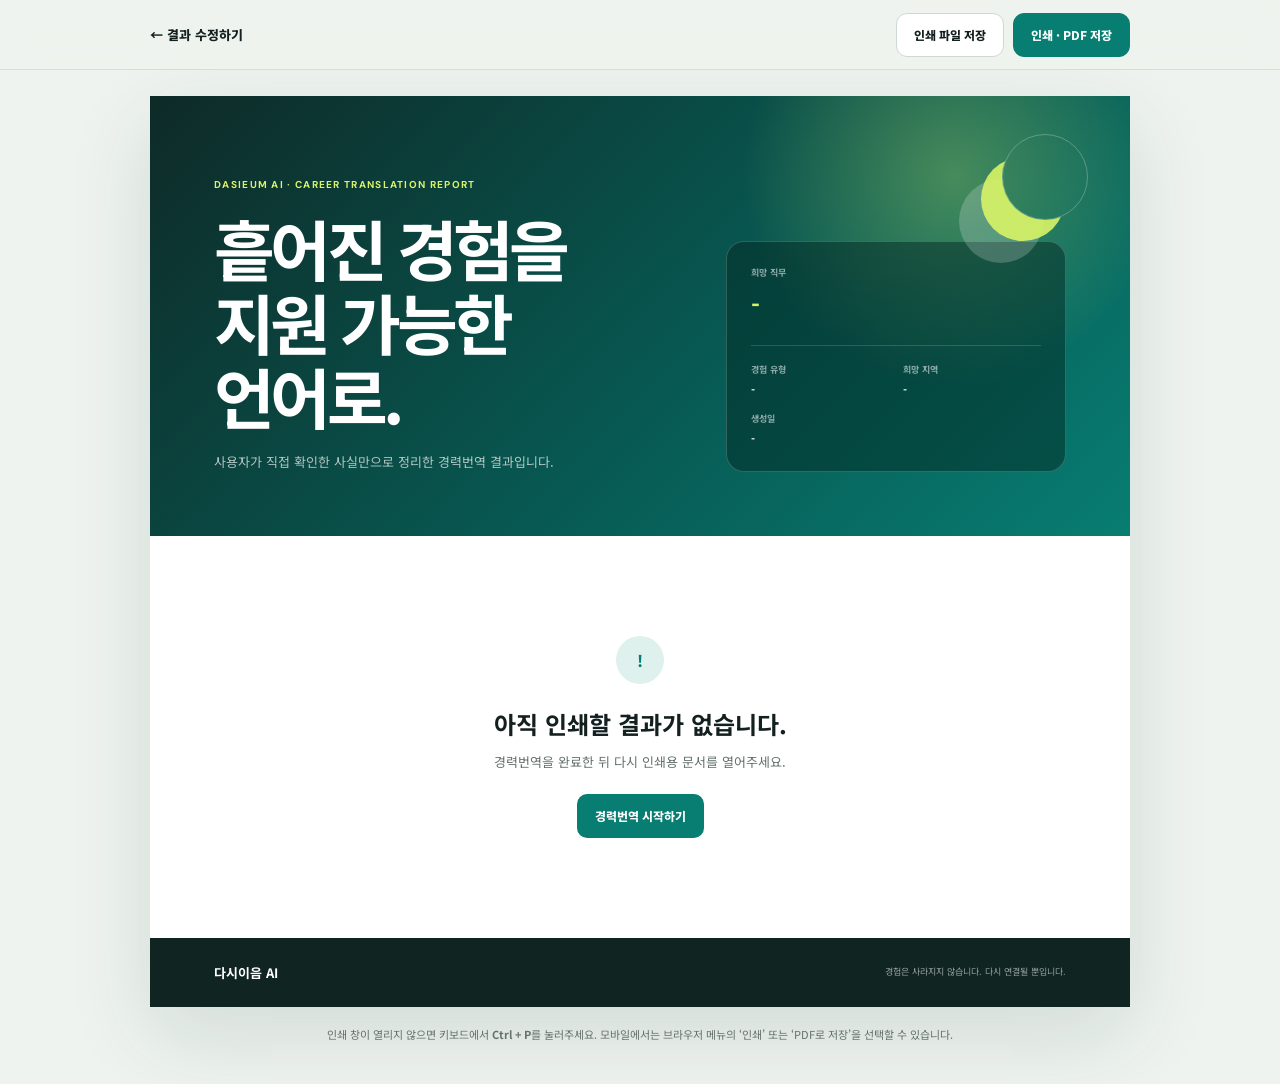
<file: print.html>
<!doctype html>
<html lang="ko">
  <head>
    <meta charset="UTF-8" />
    <meta name="viewport" content="width=device-width, initial-scale=1.0" />
    <meta name="theme-color" content="#087d72" />
    <title>다시이음 AI · 경력번역 결과</title>
    <link rel="preconnect" href="https://fonts.googleapis.com" />
    <link rel="preconnect" href="https://fonts.gstatic.com" crossorigin />
    <link
      href="https://fonts.googleapis.com/css2?family=DM+Sans:wght@600;700&family=Noto+Sans+KR:wght@400;500;600;700;800&display=swap"
      rel="stylesheet"
    />
    <link rel="stylesheet" href="./print.css?v=20260729-2" />
    <script src="./print.js?v=20260729-2" defer></script>
  </head>
  <body>
    <header class="print-toolbar">
      <a class="back-link" href="./app.html">← 결과 수정하기</a>
      <div class="toolbar-actions">
        <button id="download-print-file" class="secondary-button" type="button">인쇄 파일 저장</button>
        <button id="start-print" class="primary-button" type="button">인쇄 · PDF 저장</button>
      </div>
    </header>

    <main class="print-page" id="print-page">
      <section class="cover">
        <div>
          <p class="eyebrow">DASIEUM AI · CAREER TRANSLATION REPORT</p>
          <h1>흩어진 경험을<br />지원 가능한 언어로.</h1>
          <p class="cover-copy">
            사용자가 직접 확인한 사실만으로 정리한 경력번역 결과입니다.
          </p>
        </div>
        <div class="profile-card">
          <div>
            <span>희망 직무</span>
            <strong id="job-goal">-</strong>
          </div>
          <div class="profile-grid">
            <p><span>경험 유형</span><b id="category">-</b></p>
            <p><span>희망 지역</span><b id="region">-</b></p>
            <p><span>생성일</span><b id="created-date">-</b></p>
          </div>
        </div>
      </section>

      <section class="report-section">
        <div class="section-heading">
          <span>01</span>
          <div>
            <p>FACT-LOCK</p>
            <h2>검증된 경력 문장</h2>
          </div>
        </div>
        <div id="facts" class="fact-grid"></div>
      </section>

      <section class="report-section output-section">
        <div class="section-heading">
          <span>02</span>
          <div>
            <p>APPLICATION ASSETS</p>
            <h2>지원 문서</h2>
          </div>
        </div>
        <article class="output-card">
          <p>RESUME</p>
          <h3>이력서 핵심 문장</h3>
          <div id="resume-output" class="output-text"></div>
        </article>
        <article class="output-card">
          <p>30-SECOND INTRODUCTION</p>
          <h3>30초 자기소개</h3>
          <div id="intro-output" class="output-text"></div>
        </article>
        <article class="output-card">
          <p>STAR INTERVIEW</p>
          <h3>면접 답변</h3>
          <div id="interview-output" class="output-text"></div>
        </article>
      </section>

      <section class="report-section action-section">
        <div class="section-heading">
          <span>03</span>
          <div>
            <p>7-DAY ACTION PLAN</p>
            <h2>실행 체크리스트</h2>
          </div>
        </div>
        <div id="action-plan" class="action-list"></div>
      </section>

      <section id="empty-state" class="empty-state" hidden>
        <span>!</span>
        <h2>아직 인쇄할 결과가 없습니다.</h2>
        <p>경력번역을 완료한 뒤 다시 인쇄용 문서를 열어주세요.</p>
        <a href="./app.html">경력번역 시작하기</a>
      </section>

      <footer>
        <strong>다시이음 AI</strong>
        <span>경험은 사라지지 않습니다. 다시 연결될 뿐입니다.</span>
      </footer>
    </main>

    <p class="print-help">
      인쇄 창이 열리지 않으면 키보드에서 <b>Ctrl + P</b>를 눌러주세요. 모바일에서는 브라우저 메뉴의
      ‘인쇄’ 또는 ‘PDF로 저장’을 선택할 수 있습니다.
    </p>
  </body>
</html>
</file>
<file: styles.css>
:root {
  --ink: #14201f;
  --muted: #63706d;
  --paper: #f5f7f3;
  --white: #ffffff;
  --teal: #087d72;
  --teal-dark: #075f58;
  --blue: #2765d6;
  --lime: #d9f466;
  --line: rgba(20, 32, 31, 0.13);
  --radius: 24px;
  --shadow: 0 30px 80px rgba(16, 50, 46, 0.12);
}

* {
  box-sizing: border-box;
}

html {
  scroll-behavior: smooth;
}

body {
  margin: 0;
  color: var(--ink);
  background: var(--paper);
  font-family: "Noto Sans KR", sans-serif;
  line-height: 1.65;
  word-break: keep-all;
}

button,
a {
  font: inherit;
}

a {
  color: inherit;
  text-decoration: none;
}

.skip-link {
  position: fixed;
  z-index: 1000;
  top: 10px;
  left: 10px;
  padding: 10px 16px;
  color: var(--white);
  background: var(--ink);
  transform: translateY(-150%);
}

.skip-link:focus {
  transform: translateY(0);
}

.site-header {
  position: sticky;
  z-index: 100;
  top: 0;
  display: flex;
  width: 100%;
  height: 76px;
  align-items: center;
  justify-content: space-between;
  padding: 0 max(24px, calc((100vw - 1180px) / 2));
  border-bottom: 1px solid rgba(20, 32, 31, 0.08);
  background: rgba(245, 247, 243, 0.9);
  backdrop-filter: blur(18px);
}

.brand {
  display: inline-flex;
  align-items: center;
  gap: 10px;
  font-size: 18px;
  font-weight: 600;
  letter-spacing: -0.04em;
}

.brand-mark {
  display: grid;
  width: 34px;
  height: 34px;
  place-items: center;
  color: var(--white);
  border-radius: 50%;
  background: var(--teal);
  font-size: 14px;
  font-weight: 800;
}

.primary-nav {
  display: flex;
  align-items: center;
  gap: 30px;
  font-size: 14px;
  font-weight: 600;
}

.primary-nav a {
  transition: color 0.2s ease;
}

.primary-nav a:hover {
  color: var(--teal);
}

.primary-nav .nav-cta {
  padding: 9px 16px;
  color: var(--white);
  border-radius: 999px;
  background: var(--ink);
}

.menu-toggle {
  display: none;
  border: 0;
  background: transparent;
  cursor: pointer;
}

.section-shell {
  width: min(1180px, calc(100% - 48px));
  margin: 0 auto;
}

.section-block {
  padding-top: 124px;
  padding-bottom: 124px;
}

.eyebrow {
  display: flex;
  align-items: center;
  gap: 10px;
  margin: 0 0 24px;
  color: var(--teal);
  font-family: "DM Sans", sans-serif;
  font-size: 12px;
  font-weight: 700;
  letter-spacing: 0.14em;
}

.eyebrow span {
  width: 32px;
  height: 2px;
  background: currentColor;
}

.hero {
  display: grid;
  min-height: 760px;
  align-items: center;
  grid-template-columns: 1.05fr 0.95fr;
  gap: 74px;
  padding-top: 88px;
  padding-bottom: 96px;
}

.hero h1,
.section-heading h2,
.closing h2 {
  margin: 0;
  font-size: clamp(48px, 6.4vw, 84px);
  line-height: 1.05;
  letter-spacing: -0.07em;
}

.hero h1 em {
  position: relative;
  color: var(--teal);
  font-style: normal;
}

.hero h1 em::after {
  position: absolute;
  right: 0;
  bottom: 2px;
  left: 0;
  height: 12px;
  content: "";
  background: var(--lime);
  opacity: 0.75;
  transform: skewX(-10deg);
  z-index: -1;
}

.hero-lead {
  max-width: 630px;
  margin: 34px 0 0;
  color: #43504e;
  font-size: 18px;
  line-height: 1.8;
}

.hero-actions {
  display: flex;
  gap: 12px;
  margin-top: 38px;
}

.button {
  display: inline-flex;
  min-height: 52px;
  align-items: center;
  justify-content: center;
  padding: 0 22px;
  border: 1px solid transparent;
  border-radius: 14px;
  font-size: 15px;
  font-weight: 700;
  transition: transform 0.2s ease, box-shadow 0.2s ease;
}

.button:hover {
  transform: translateY(-2px);
}

.button-primary {
  color: var(--white);
  background: var(--teal);
  box-shadow: 0 14px 28px rgba(8, 125, 114, 0.22);
}

.button-secondary {
  border-color: var(--line);
  background: rgba(255, 255, 255, 0.7);
}

.hero-note {
  display: flex;
  max-width: 630px;
  gap: 12px;
  margin-top: 30px;
  color: var(--muted);
  font-size: 13px;
}

.hero-note span {
  color: var(--blue);
  font-family: "DM Sans", sans-serif;
  font-weight: 700;
}

.hero-visual {
  position: relative;
  display: grid;
  min-height: 560px;
  place-items: center;
}

.hero-visual::before {
  position: absolute;
  width: 460px;
  height: 460px;
  content: "";
  border-radius: 50%;
  background: radial-gradient(circle at 36% 30%, #dbf3ef 0, #b5ddd5 42%, #84bdb4 100%);
  box-shadow: inset 0 0 0 1px rgba(255, 255, 255, 0.3);
}

.orbit {
  position: absolute;
  border: 1px solid rgba(8, 125, 114, 0.2);
  border-radius: 50%;
}

.orbit-one {
  width: 520px;
  height: 520px;
}

.orbit-two {
  width: 610px;
  height: 610px;
  border-style: dashed;
}

.translation-card {
  position: relative;
  z-index: 2;
  width: min(420px, 88%);
  padding: 26px;
  border: 1px solid rgba(255, 255, 255, 0.7);
  border-radius: var(--radius);
  background: rgba(255, 255, 255, 0.93);
  box-shadow: var(--shadow);
  backdrop-filter: blur(15px);
}

.card-topline {
  display: flex;
  align-items: center;
  gap: 8px;
  padding-bottom: 18px;
  border-bottom: 1px solid var(--line);
  color: var(--muted);
  font-family: "DM Sans", sans-serif;
  font-size: 10px;
  font-weight: 700;
  letter-spacing: 0.08em;
}

.card-topline span:last-child {
  margin-left: auto;
}

.status-dot {
  width: 7px;
  height: 7px;
  border-radius: 50%;
  background: #31bf89;
  box-shadow: 0 0 0 4px rgba(49, 191, 137, 0.13);
}

.source-label {
  margin: 20px 0 7px;
  color: var(--teal);
  font-size: 11px;
  font-weight: 800;
}

.source-copy {
  margin: 0;
  font-size: 15px;
}

.translation-arrow {
  display: grid;
  width: 30px;
  height: 30px;
  margin: 16px 0 0;
  place-items: center;
  color: var(--white);
  border-radius: 50%;
  background: var(--ink);
}

.result-copy {
  margin: 0;
  font-size: 18px;
  font-weight: 700;
  line-height: 1.55;
}

.fact-row {
  display: flex;
  flex-wrap: wrap;
  gap: 7px;
  margin-top: 22px;
}

.fact-row span,
.fact-row strong {
  padding: 6px 9px;
  border-radius: 8px;
  background: #f0f4f2;
  font-size: 10px;
  font-weight: 700;
}

.fact-row strong {
  color: var(--teal-dark);
  background: #d9f4ee;
}

.floating-chip {
  position: absolute;
  z-index: 3;
  padding: 9px 14px;
  border: 1px solid rgba(255, 255, 255, 0.8);
  border-radius: 999px;
  background: rgba(255, 255, 255, 0.9);
  box-shadow: 0 12px 30px rgba(25, 73, 68, 0.12);
  font-size: 11px;
  font-weight: 700;
}

.chip-one {
  top: 112px;
  left: 10px;
}

.chip-two {
  right: 0;
  bottom: 150px;
}

.chip-three {
  bottom: 64px;
  left: 60px;
}

.proof-band {
  display: grid;
  width: min(1320px, calc(100% - 24px));
  margin: 0 auto;
  grid-template-columns: repeat(4, 1fr);
  color: var(--white);
  border-radius: 20px;
  background: var(--ink);
  overflow: hidden;
}

.proof-band div {
  display: flex;
  min-height: 138px;
  flex-direction: column;
  justify-content: center;
  padding: 26px 34px;
  border-right: 1px solid rgba(255, 255, 255, 0.12);
}

.proof-band div:last-child {
  border-right: 0;
}

.proof-band strong {
  color: var(--lime);
  font-family: "DM Sans", sans-serif;
  font-size: 31px;
  letter-spacing: -0.04em;
}

.proof-band span {
  margin-top: 4px;
  color: rgba(255, 255, 255, 0.68);
  font-size: 13px;
}

.section-heading {
  max-width: 860px;
}

.section-heading h2 {
  font-size: clamp(38px, 5vw, 64px);
}

.section-heading > p:last-child {
  max-width: 720px;
  margin: 28px 0 0;
  color: var(--muted);
  font-size: 17px;
}

.problem-solution {
  display: grid;
  margin-top: 68px;
  grid-template-columns: 0.92fr 1.08fr;
  border: 1px solid var(--line);
  border-radius: 30px;
  background: var(--white);
  box-shadow: 0 24px 70px rgba(29, 53, 50, 0.07);
  overflow: hidden;
}

.problem-panel,
.solution-panel {
  padding: 46px;
}

.problem-panel {
  background: #ecefeb;
}

.panel-kicker {
  margin: 0;
  color: var(--teal);
  font-family: "DM Sans", sans-serif;
  font-size: 11px;
  font-weight: 700;
  letter-spacing: 0.16em;
}

.problem-solution h3 {
  margin: 10px 0 28px;
  font-size: 27px;
  letter-spacing: -0.04em;
}

.problem-panel ul {
  margin: 0;
  padding: 0;
  list-style: none;
}

.problem-panel li {
  position: relative;
  padding: 18px 0 18px 28px;
  border-top: 1px solid var(--line);
  color: #46514f;
}

.problem-panel li::before {
  position: absolute;
  top: 25px;
  left: 4px;
  width: 7px;
  height: 7px;
  content: "";
  border-radius: 50%;
  background: #a7afac;
}

.solution-panel ol {
  margin: 0;
  padding: 0;
  list-style: none;
}

.solution-panel li {
  display: grid;
  align-items: baseline;
  padding: 14px 0;
  border-top: 1px solid var(--line);
  grid-template-columns: 96px 1fr;
}

.solution-panel b {
  color: var(--teal);
}

.solution-panel span {
  font-size: 15px;
}

.experience,
.roadmap {
  color: var(--white);
  background: #102422;
}

.light-heading .eyebrow {
  color: var(--lime);
}

.light-heading h2 {
  color: var(--white);
}

.experience-grid {
  display: grid;
  align-items: center;
  margin-top: 70px;
  grid-template-columns: 0.85fr 1.15fr;
  gap: 60px;
}

.flow-list {
  display: flex;
  flex-direction: column;
}

.flow-item {
  display: grid;
  align-items: center;
  padding: 22px 0;
  color: rgba(255, 255, 255, 0.55);
  border: 0;
  border-bottom: 1px solid rgba(255, 255, 255, 0.12);
  background: transparent;
  text-align: left;
  cursor: pointer;
  grid-template-columns: 54px 1fr;
}

.flow-item > span:first-child {
  color: var(--lime);
  font-family: "DM Sans", sans-serif;
  font-size: 12px;
  font-weight: 700;
}

.flow-item b,
.flow-item small {
  display: block;
}

.flow-item b {
  margin-bottom: 3px;
  color: inherit;
  font-size: 18px;
}

.flow-item small {
  font-size: 12px;
}

.flow-item.active {
  color: var(--white);
}

.product-preview {
  color: var(--ink);
  border: 1px solid rgba(255, 255, 255, 0.24);
  border-radius: 26px;
  background: var(--paper);
  box-shadow: 0 40px 90px rgba(0, 0, 0, 0.2);
  overflow: hidden;
}

.preview-toolbar {
  display: flex;
  height: 54px;
  align-items: center;
  justify-content: space-between;
  padding: 0 22px;
  color: #66716f;
  border-bottom: 1px solid var(--line);
  background: var(--white);
  font-size: 11px;
  font-weight: 700;
}

.preview-toolbar div {
  display: flex;
  gap: 5px;
}

.preview-toolbar i {
  width: 7px;
  height: 7px;
  border-radius: 50%;
  background: #ccd3d1;
}

.preview-body {
  min-height: 410px;
  padding: 50px;
}

.preview-step {
  margin: 0 0 18px;
  color: var(--teal);
  font-family: "DM Sans", sans-serif;
  font-size: 11px;
  font-weight: 700;
  letter-spacing: 0.12em;
}

.preview-body h3 {
  max-width: 500px;
  margin: 0;
  font-size: 30px;
  line-height: 1.3;
  letter-spacing: -0.04em;
}

.preview-body > p:not(.preview-step) {
  max-width: 520px;
  margin: 16px 0 0;
  color: var(--muted);
  font-size: 14px;
}

.preview-content {
  display: grid;
  margin-top: 34px;
  grid-template-columns: 1fr 1fr;
  gap: 10px;
}

.preview-content button,
.preview-content .answer-card {
  min-height: 60px;
  padding: 15px;
  color: var(--ink);
  border: 1px solid var(--line);
  border-radius: 12px;
  background: var(--white);
  font-size: 13px;
  font-weight: 600;
  text-align: left;
}

.preview-content .answer-card {
  grid-column: 1 / -1;
}

.preview-content .answer-card b,
.preview-content .answer-card span {
  display: block;
}

.preview-content .answer-card span {
  margin-top: 4px;
  color: var(--muted);
  font-size: 12px;
}

.preview-progress {
  width: 100%;
  height: 4px;
  margin-top: 36px;
  border-radius: 99px;
  background: #dde3e0;
  overflow: hidden;
}

.preview-progress span {
  display: block;
  width: 25%;
  height: 100%;
  background: var(--teal);
  transition: width 0.25s ease;
}

.split-heading {
  display: grid;
  max-width: none;
  align-items: end;
  grid-template-columns: 1fr 0.75fr;
  gap: 80px;
}

.split-heading > p:last-child {
  margin: 0 0 5px;
}

.market-track {
  display: grid;
  margin-top: 72px;
  grid-template-columns: repeat(4, 1fr);
  border-top: 1px solid var(--line);
  border-bottom: 1px solid var(--line);
}

.market-stage {
  position: relative;
  min-height: 280px;
  padding: 34px 28px;
  border-right: 1px solid var(--line);
}

.market-stage:last-child {
  border-right: 0;
}

.market-stage.current {
  color: var(--white);
  background: var(--teal);
}

.stage-number {
  color: var(--teal);
  font-family: "DM Sans", sans-serif;
  font-size: 13px;
  font-weight: 700;
}

.current .stage-number {
  color: var(--lime);
}

.market-stage > p {
  margin: 58px 0 6px;
  color: var(--muted);
  font-family: "DM Sans", sans-serif;
  font-size: 10px;
  font-weight: 700;
  letter-spacing: 0.12em;
}

.market-stage.current > p,
.market-stage.current span {
  color: rgba(255, 255, 255, 0.7);
}

.market-stage h3 {
  margin: 0;
  font-size: 27px;
  letter-spacing: -0.04em;
}

.market-stage span {
  display: block;
  margin-top: 14px;
  color: var(--muted);
  font-size: 12px;
}

.revenue-grid {
  display: grid;
  margin-top: 72px;
  grid-template-columns: repeat(2, 1fr);
  gap: 16px;
}

.revenue-grid article {
  position: relative;
  min-height: 220px;
  padding: 34px 36px 30px 92px;
  border: 1px solid var(--line);
  border-radius: 20px;
  background: var(--white);
}

.revenue-grid article > span {
  position: absolute;
  top: 36px;
  left: 34px;
  display: grid;
  width: 36px;
  height: 36px;
  place-items: center;
  color: var(--teal);
  border-radius: 50%;
  background: #e4f3f0;
  font-family: "DM Sans", sans-serif;
  font-size: 12px;
  font-weight: 700;
}

.revenue-grid h3 {
  margin: 0 0 12px;
  font-size: 21px;
}

.revenue-grid p {
  margin: 0;
  color: var(--muted);
  font-size: 14px;
}

.roadmap-heading {
  display: flex;
  max-width: none;
  align-items: end;
  justify-content: space-between;
}

.roadmap-tabs {
  display: flex;
  gap: 8px;
}

.roadmap-tabs button {
  padding: 11px 17px;
  color: rgba(255, 255, 255, 0.58);
  border: 1px solid rgba(255, 255, 255, 0.15);
  border-radius: 999px;
  background: transparent;
  font-size: 13px;
  font-weight: 700;
  cursor: pointer;
}

.roadmap-tabs button.active {
  color: var(--ink);
  border-color: var(--lime);
  background: var(--lime);
}

.roadmap-panel {
  margin-top: 64px;
}

.roadmap-summary {
  display: flex;
  align-items: center;
  justify-content: space-between;
  gap: 30px;
  padding: 22px 26px;
  border: 1px solid rgba(255, 255, 255, 0.13);
  border-radius: 14px;
  background: rgba(255, 255, 255, 0.05);
}

.roadmap-summary strong {
  color: var(--lime);
  font-family: "DM Sans", sans-serif;
  letter-spacing: 0.1em;
}

.roadmap-summary p {
  margin: 0;
  color: rgba(255, 255, 255, 0.68);
  font-size: 13px;
  text-align: right;
}

.timeline {
  display: grid;
  margin-top: 24px;
  grid-template-columns: repeat(5, 1fr);
}

.timeline article {
  min-height: 290px;
  padding: 30px 24px;
  border-top: 1px solid rgba(255, 255, 255, 0.14);
  border-right: 1px solid rgba(255, 255, 255, 0.14);
  border-bottom: 1px solid rgba(255, 255, 255, 0.14);
}

.timeline article:first-child {
  border-left: 1px solid rgba(255, 255, 255, 0.14);
  border-radius: 16px 0 0 16px;
}

.timeline article:last-child {
  border-radius: 0 16px 16px 0;
}

.timeline article:hover {
  background: rgba(255, 255, 255, 0.05);
}

.timeline b {
  color: var(--lime);
  font-family: "DM Sans", sans-serif;
  font-size: 12px;
}

.timeline h3 {
  margin: 42px 0 12px;
  font-size: 22px;
}

.timeline p {
  margin: 0;
  color: rgba(255, 255, 255, 0.56);
  font-size: 13px;
}

.timeline span {
  display: inline-block;
  margin-top: 30px;
  padding: 5px 9px;
  color: var(--white);
  border-radius: 6px;
  background: rgba(255, 255, 255, 0.1);
  font-size: 10px;
}

.decision-rule {
  display: flex;
  align-items: center;
  gap: 10px;
  margin: 30px 0 0;
  color: rgba(255, 255, 255, 0.68);
  font-size: 14px;
}

.decision-rule span {
  margin-right: 8px;
  color: var(--lime);
  font-family: "DM Sans", sans-serif;
  font-size: 10px;
  font-weight: 700;
  letter-spacing: 0.12em;
}

.decision-rule b {
  color: var(--white);
}

.launch-layout {
  display: grid;
  margin-top: 70px;
  grid-template-columns: 1.25fr 0.75fr;
  gap: 20px;
}

.launch-plan {
  display: grid;
  border-top: 1px solid var(--ink);
  grid-template-columns: repeat(5, 1fr);
}

.launch-plan article {
  min-height: 238px;
  padding: 26px 20px;
  border-right: 1px solid var(--line);
  border-bottom: 1px solid var(--line);
}

.launch-plan span {
  color: var(--teal);
  font-family: "DM Sans", sans-serif;
  font-size: 11px;
  font-weight: 700;
}

.launch-plan h3 {
  margin: 42px 0 12px;
  font-size: 20px;
}

.launch-plan p {
  margin: 0;
  color: var(--muted);
  font-size: 12px;
}

.kpi-card {
  padding: 34px;
  color: var(--white);
  border-radius: 20px;
  background: var(--blue);
  box-shadow: 0 22px 50px rgba(39, 101, 214, 0.2);
}

.kpi-card > p {
  margin: 0 0 20px;
  color: #dbe6ff;
  font-family: "DM Sans", sans-serif;
  font-size: 10px;
  font-weight: 700;
  letter-spacing: 0.12em;
}

.kpi-card dl {
  margin: 0;
}

.kpi-card dl > div {
  padding: 15px 0;
  border-top: 1px solid rgba(255, 255, 255, 0.2);
}

.kpi-card dt {
  color: rgba(255, 255, 255, 0.66);
  font-size: 11px;
}

.kpi-card dd {
  margin: 2px 0 0;
  font-family: "DM Sans", "Noto Sans KR", sans-serif;
  font-size: 19px;
  font-weight: 700;
}

.kpi-card dd small {
  margin-left: 5px;
  font-size: 10px;
  font-weight: 500;
}

.kpi-card > small {
  display: block;
  margin-top: 12px;
  color: rgba(255, 255, 255, 0.6);
  font-size: 10px;
}

.principles {
  display: flex;
  justify-content: space-around;
  margin-top: 68px;
  padding: 28px;
  border-top: 1px solid var(--line);
  border-bottom: 1px solid var(--line);
  color: var(--teal);
  font-size: 13px;
  font-weight: 800;
}

.closing {
  padding: 120px 0;
  color: var(--white);
  background: var(--teal);
}

.closing .eyebrow {
  color: var(--lime);
}

.closing h2 {
  font-size: clamp(46px, 6vw, 78px);
}

.closing p:not(.eyebrow) {
  max-width: 660px;
  margin: 30px 0;
  color: rgba(255, 255, 255, 0.72);
  font-size: 17px;
}

.button-light {
  color: var(--ink);
  background: var(--lime);
}

.site-footer {
  display: grid;
  padding: 48px max(24px, calc((100vw - 1180px) / 2));
  align-items: center;
  grid-template-columns: 1fr auto;
  gap: 6px 24px;
  background: #0b1b19;
  color: rgba(255, 255, 255, 0.55);
}

.footer-brand {
  color: var(--white);
  grid-row: 1 / 3;
}

.site-footer p {
  margin: 0;
  font-size: 10px;
  text-align: right;
}

@media (max-width: 980px) {
  .primary-nav {
    position: absolute;
    top: 76px;
    right: 18px;
    display: none;
    width: 230px;
    flex-direction: column;
    align-items: stretch;
    gap: 0;
    padding: 12px;
    border: 1px solid var(--line);
    border-radius: 16px;
    background: var(--white);
    box-shadow: var(--shadow);
  }

  .primary-nav.open {
    display: flex;
  }

  .primary-nav a {
    padding: 12px;
  }

  .menu-toggle {
    display: block;
  }

  .hero {
    grid-template-columns: 1fr;
    gap: 30px;
  }

  .hero-copy {
    padding-top: 40px;
  }

  .hero-visual {
    min-height: 590px;
  }

  .proof-band {
    grid-template-columns: repeat(2, 1fr);
  }

  .proof-band div:nth-child(2) {
    border-right: 0;
  }

  .proof-band div:nth-child(-n + 2) {
    border-bottom: 1px solid rgba(255, 255, 255, 0.12);
  }

  .problem-solution,
  .experience-grid,
  .split-heading,
  .launch-layout {
    grid-template-columns: 1fr;
  }

  .market-track,
  .timeline {
    grid-template-columns: repeat(2, 1fr);
  }

  .market-stage:nth-child(2) {
    border-right: 0;
  }

  .timeline article,
  .timeline article:first-child,
  .timeline article:last-child {
    border: 1px solid rgba(255, 255, 255, 0.14);
    border-radius: 0;
  }

  .launch-plan {
    grid-template-columns: repeat(3, 1fr);
  }
}

@media (max-width: 640px) {
  body {
    word-break: normal;
  }

  .section-shell {
    width: min(100% - 32px, 1180px);
  }

  .site-header {
    height: 66px;
    padding: 0 18px;
  }

  .primary-nav {
    top: 66px;
  }

  .section-block {
    padding-top: 84px;
    padding-bottom: 84px;
  }

  .hero {
    min-height: auto;
    padding-top: 46px;
    padding-bottom: 64px;
  }

  .hero h1 {
    font-size: 49px;
  }

  .hero-lead {
    font-size: 16px;
  }

  .hero-actions {
    flex-direction: column;
  }

  .hero-visual {
    min-height: 500px;
  }

  .hero-visual::before {
    width: 340px;
    height: 340px;
  }

  .orbit-one {
    width: 390px;
    height: 390px;
  }

  .orbit-two {
    width: 440px;
    height: 440px;
  }

  .translation-card {
    padding: 20px;
  }

  .chip-one {
    top: 60px;
  }

  .chip-two {
    right: 0;
    bottom: 90px;
  }

  .chip-three {
    bottom: 30px;
    left: 20px;
  }

  .proof-band {
    width: calc(100% - 20px);
    grid-template-columns: 1fr 1fr;
  }

  .proof-band div {
    min-height: 120px;
    padding: 20px;
  }

  .proof-band strong {
    font-size: 25px;
  }

  .section-heading h2,
  .closing h2 {
    font-size: 40px;
  }

  .problem-panel,
  .solution-panel,
  .preview-body {
    padding: 28px 22px;
  }

  .solution-panel li {
    grid-template-columns: 74px 1fr;
  }

  .experience-grid {
    gap: 42px;
  }

  .preview-body {
    min-height: 420px;
  }

  .preview-body h3 {
    font-size: 25px;
  }

  .preview-content {
    grid-template-columns: 1fr;
  }

  .preview-content .answer-card {
    grid-column: auto;
  }

  .market-track,
  .revenue-grid,
  .timeline,
  .launch-plan {
    grid-template-columns: 1fr;
  }

  .market-stage,
  .market-stage:nth-child(2) {
    min-height: 230px;
    border-right: 0;
    border-bottom: 1px solid var(--line);
  }

  .market-stage > p {
    margin-top: 34px;
  }

  .revenue-grid article {
    padding-left: 80px;
  }

  .roadmap-heading {
    align-items: flex-start;
    flex-direction: column;
    gap: 28px;
  }

  .roadmap-tabs {
    width: 100%;
  }

  .roadmap-tabs button {
    flex: 1;
  }

  .roadmap-summary {
    align-items: flex-start;
    flex-direction: column;
  }

  .roadmap-summary p {
    text-align: left;
  }

  .timeline article {
    min-height: 230px;
  }

  .timeline h3 {
    margin-top: 24px;
  }

  .decision-rule {
    display: block;
  }

  .decision-rule span {
    display: block;
    margin-bottom: 8px;
  }

  .principles {
    flex-wrap: wrap;
    gap: 18px 28px;
  }

  .site-footer {
    grid-template-columns: 1fr;
  }

  .footer-brand {
    margin-bottom: 16px;
    grid-row: auto;
  }

  .site-footer p {
    text-align: left;
  }
}

@media (prefers-reduced-motion: reduce) {
  html {
    scroll-behavior: auto;
  }

  *,
  *::before,
  *::after {
    transition-duration: 0.01ms !important;
  }
}
</file>
<file: app.css>
:root {
  --ink: #14201f;
  --muted: #687370;
  --paper: #f3f6f2;
  --white: #fff;
  --teal: #087d72;
  --teal-dark: #075f58;
  --blue: #2765d6;
  --lime: #d9f466;
  --red: #bd3f47;
  --line: rgba(20, 32, 31, 0.13);
  --shadow: 0 28px 70px rgba(25, 59, 54, 0.1);
}

* {
  box-sizing: border-box;
}

[hidden] {
  display: none !important;
}

html {
  scroll-behavior: smooth;
}

body {
  margin: 0;
  color: var(--ink);
  background: var(--paper);
  font-family: "Noto Sans KR", sans-serif;
  line-height: 1.6;
  word-break: keep-all;
}

button,
input,
textarea {
  font: inherit;
}

.sr-only {
  position: absolute;
  width: 1px;
  height: 1px;
  padding: 0;
  margin: -1px;
  overflow: hidden;
  clip: rect(0, 0, 0, 0);
  white-space: nowrap;
  border: 0;
}

button,
a {
  -webkit-tap-highlight-color: transparent;
}

.skip-link {
  position: fixed;
  z-index: 1000;
  top: 8px;
  left: 8px;
  padding: 9px 14px;
  color: var(--white);
  background: var(--ink);
  transform: translateY(-150%);
}

.skip-link:focus {
  transform: translateY(0);
}

.app-header {
  position: sticky;
  z-index: 50;
  top: 0;
  display: flex;
  height: 70px;
  align-items: center;
  justify-content: space-between;
  padding: 0 30px;
  border-bottom: 1px solid var(--line);
  background: rgba(243, 246, 242, 0.92);
  backdrop-filter: blur(16px);
}

.brand {
  display: inline-flex;
  align-items: center;
  gap: 10px;
  color: inherit;
  font-size: 18px;
  font-weight: 600;
  letter-spacing: -0.04em;
  text-decoration: none;
}

.brand-mark {
  display: grid;
  width: 34px;
  height: 34px;
  place-items: center;
  color: var(--white);
  border-radius: 50%;
  background: var(--teal);
  font-size: 14px;
  font-weight: 800;
}

.header-actions {
  display: flex;
  align-items: center;
  gap: 16px;
}

.privacy-pill,
.ai-status-button {
  display: inline-flex;
  align-items: center;
  gap: 7px;
  padding: 7px 11px;
  color: var(--teal-dark);
  border-radius: 999px;
  background: #dff1ed;
  font-size: 11px;
  font-weight: 700;
}

.privacy-pill i,
.ai-status-button i {
  width: 7px;
  height: 7px;
  border-radius: 50%;
  background: #24aa83;
}

.ai-status-button {
  border: 0;
  cursor: pointer;
}

.ai-status-button:not(.connected) {
  color: #4b5b58;
  background: #e7ece9;
}

.ai-status-button:not(.connected) i {
  background: #9aa5a1;
}

.ai-status-button.connected {
  box-shadow: inset 0 0 0 1px rgba(8, 125, 114, 0.12);
}

.text-button {
  padding: 5px;
  color: var(--muted);
  border: 0;
  background: transparent;
  font-size: 12px;
  font-weight: 700;
  cursor: pointer;
}

.app-shell {
  display: grid;
  width: min(1320px, calc(100% - 40px));
  min-height: calc(100vh - 110px);
  margin: 20px auto;
  grid-template-columns: 330px minmax(0, 1fr);
  border: 1px solid var(--line);
  border-radius: 28px;
  background: var(--white);
  box-shadow: var(--shadow);
  overflow: hidden;
}

.journey-panel {
  display: flex;
  min-height: calc(100vh - 110px);
  flex-direction: column;
  padding: 40px 34px 30px;
  color: var(--white);
  background: #102422;
}

.mini-label,
.section-number,
.result-label {
  margin: 0;
  color: var(--teal);
  font-family: "DM Sans", sans-serif;
  font-size: 10px;
  font-weight: 700;
  letter-spacing: 0.13em;
}

.journey-panel .mini-label {
  color: var(--lime);
}

.journey-panel h1 {
  margin: 12px 0 14px;
  font-size: 31px;
  line-height: 1.2;
  letter-spacing: -0.06em;
}

.journey-intro {
  margin: 0;
  color: rgba(255, 255, 255, 0.55);
  font-size: 12px;
}

.step-nav {
  display: flex;
  flex-direction: column;
  margin-top: 38px;
}

.step-link {
  position: relative;
  display: grid;
  width: 100%;
  align-items: center;
  padding: 15px 0;
  color: rgba(255, 255, 255, 0.38);
  border: 0;
  border-bottom: 1px solid rgba(255, 255, 255, 0.09);
  background: transparent;
  text-align: left;
  cursor: pointer;
  grid-template-columns: 42px 1fr;
}

.step-link:disabled {
  cursor: not-allowed;
}

.step-link > span {
  display: grid;
  width: 27px;
  height: 27px;
  place-items: center;
  border: 1px solid rgba(255, 255, 255, 0.2);
  border-radius: 50%;
  font-family: "DM Sans", sans-serif;
  font-size: 10px;
  font-weight: 700;
  grid-row: 1 / 3;
}

.step-link b,
.step-link small {
  display: block;
}

.step-link b {
  font-size: 14px;
}

.step-link small {
  font-size: 10px;
}

.step-link.active {
  color: var(--white);
}

.step-link.active > span {
  color: var(--ink);
  border-color: var(--lime);
  background: var(--lime);
}

.step-link.complete {
  color: rgba(255, 255, 255, 0.7);
}

.step-link.complete > span {
  color: var(--teal-dark);
  border-color: #a2ddd3;
  background: #a2ddd3;
}

.journey-progress {
  margin-top: auto;
  padding-top: 30px;
}

.journey-progress > div:first-child {
  display: flex;
  justify-content: space-between;
  color: rgba(255, 255, 255, 0.55);
  font-size: 10px;
}

.journey-progress b {
  color: var(--lime);
}

.progress-track {
  height: 5px;
  margin-top: 10px;
  border-radius: 99px;
  background: rgba(255, 255, 255, 0.12);
  overflow: hidden;
}

.progress-track span {
  display: block;
  width: 20%;
  height: 100%;
  border-radius: inherit;
  background: var(--lime);
  transition: width 0.25s ease;
}

.work-panel {
  position: relative;
  padding: 64px clamp(30px, 6vw, 86px) 56px;
}

.save-status {
  position: absolute;
  top: 24px;
  right: 30px;
  color: #7a8683;
  font-size: 10px;
  transition: color 0.2s ease;
}

.save-status.saving {
  color: var(--blue);
}

.step-section {
  max-width: 780px;
  margin: 0 auto;
}

.step-section h2 {
  margin: 12px 0 0;
  font-size: clamp(37px, 4.5vw, 58px);
  line-height: 1.15;
  letter-spacing: -0.065em;
}

.section-lead {
  max-width: 670px;
  margin: 20px 0 45px;
  color: var(--muted);
  font-size: 15px;
}

.form-grid {
  display: grid;
  grid-template-columns: 1fr 1fr;
  gap: 18px;
}

.field {
  display: block;
  margin-bottom: 26px;
}

.field > span,
.choice-group legend {
  display: block;
  margin-bottom: 9px;
  font-size: 13px;
  font-weight: 800;
}

.field > span b,
.choice-group legend b {
  color: var(--teal);
}

.field input,
.field textarea,
.question-field input,
.question-field textarea {
  width: 100%;
  padding: 15px 16px;
  color: var(--ink);
  border: 1px solid #d8dfdc;
  border-radius: 12px;
  outline: none;
  background: #fbfcfa;
  font-size: 14px;
  resize: vertical;
  transition: border-color 0.2s ease, box-shadow 0.2s ease;
}

.field input:focus,
.field textarea:focus,
.question-field input:focus,
.question-field textarea:focus,
.editable-result:focus {
  border-color: var(--teal);
  box-shadow: 0 0 0 4px rgba(8, 125, 114, 0.09);
}

.field small {
  display: block;
  margin-top: 6px;
  color: #8a9592;
  font-size: 10px;
}

.choice-group {
  margin: 0 0 26px;
  padding: 0;
  border: 0;
}

.choice-grid {
  display: grid;
  grid-template-columns: 1fr 1fr;
  gap: 10px;
}

.choice-grid label {
  cursor: pointer;
}

.choice-grid input {
  position: absolute;
  opacity: 0;
}

.choice-grid span {
  display: block;
  min-height: 88px;
  padding: 18px;
  border: 1px solid #d8dfdc;
  border-radius: 14px;
  background: #fbfcfa;
  transition: border-color 0.2s ease, background 0.2s ease;
}

.choice-grid b,
.choice-grid small {
  display: block;
}

.choice-grid b {
  font-size: 14px;
}

.choice-grid small {
  margin-top: 4px;
  color: var(--muted);
  font-size: 10px;
}

.choice-grid input:checked + span {
  border-color: var(--teal);
  background: #e8f4f1;
}

.choice-grid input:focus-visible + span {
  outline: 3px solid rgba(39, 101, 214, 0.25);
}

.tip-card {
  display: flex;
  gap: 18px;
  padding: 17px 19px;
  border-left: 3px solid var(--teal);
  border-radius: 0 12px 12px 0;
  background: #eff5f2;
  font-size: 12px;
}

.tip-card span {
  flex: 0 0 auto;
  color: var(--teal);
  font-weight: 800;
}

.tip-card p {
  margin: 0;
  color: var(--muted);
}

.example-library {
  margin: 10px 0 26px;
  padding: 25px;
  border: 1px solid #d7e1dc;
  border-radius: 18px;
  background:
    radial-gradient(circle at 100% 0, rgba(217, 244, 102, 0.22), transparent 34%),
    #f5f9f6;
}

.example-library-heading {
  display: flex;
  align-items: flex-end;
  justify-content: space-between;
  gap: 24px;
}

.example-library-heading > div > span {
  color: var(--teal);
  font-family: "DM Sans", sans-serif;
  font-size: 9px;
  font-weight: 800;
  letter-spacing: 0.13em;
}

.example-library-heading h3 {
  margin: 5px 0 0;
  font-size: 20px;
  letter-spacing: -0.04em;
}

.example-library-heading > p {
  max-width: 260px;
  margin: 0;
  color: var(--muted);
  font-size: 10px;
}

.example-filters {
  display: flex;
  gap: 6px;
  margin-top: 20px;
  overflow-x: auto;
  scrollbar-width: none;
}

.example-filters::-webkit-scrollbar {
  display: none;
}

.example-filters button {
  min-height: 32px;
  flex: 0 0 auto;
  padding: 0 11px;
  color: #5f6c68;
  border: 1px solid #d7e0dc;
  border-radius: 999px;
  background: var(--white);
  font-size: 9px;
  font-weight: 800;
  cursor: pointer;
}

.example-filters button.active {
  color: var(--white);
  border-color: var(--teal);
  background: var(--teal);
}

.example-grid {
  display: grid;
  margin-top: 13px;
  grid-template-columns: repeat(2, minmax(0, 1fr));
  gap: 9px;
}

.example-card {
  display: flex;
  min-width: 0;
  min-height: 190px;
  flex-direction: column;
  align-items: flex-start;
  padding: 17px;
  color: var(--ink);
  border: 1px solid #dbe3df;
  border-radius: 14px;
  background: var(--white);
  text-align: left;
  cursor: pointer;
  transition: transform 0.18s ease, border-color 0.18s ease, box-shadow 0.18s ease;
}

.example-card:hover {
  border-color: #9ec9c0;
  box-shadow: 0 10px 28px rgba(20, 55, 49, 0.08);
  transform: translateY(-2px);
}

.example-card:focus-visible {
  outline: 3px solid rgba(39, 101, 214, 0.24);
  outline-offset: 2px;
}

.example-field {
  color: var(--teal);
  font-size: 9px;
  font-weight: 800;
}

.example-card strong {
  margin-top: 4px;
  font-size: 14px;
}

.example-card > p {
  margin: 8px 0 13px;
  color: var(--muted);
  font-size: 10px;
  line-height: 1.6;
}

.example-tags {
  display: flex;
  flex-wrap: wrap;
  gap: 5px;
}

.example-tags b {
  padding: 4px 6px;
  color: #53635f;
  border-radius: 5px;
  background: #edf2ef;
  font-size: 8px;
}

.example-apply {
  display: flex;
  width: 100%;
  align-items: center;
  justify-content: space-between;
  margin-top: auto;
  padding-top: 12px;
  color: var(--teal-dark);
  border-top: 1px solid #edf1ef;
  font-size: 9px;
  font-weight: 800;
}

.example-apply i {
  font-size: 13px;
  font-style: normal;
}

.step-actions,
.final-actions,
.output-actions {
  display: flex;
  align-items: center;
  justify-content: space-between;
  gap: 12px;
  margin-top: 42px;
}

.step-actions.right {
  justify-content: flex-end;
}

.primary-button,
.secondary-button,
.danger-button {
  display: inline-flex;
  min-height: 48px;
  align-items: center;
  justify-content: center;
  gap: 18px;
  padding: 0 19px;
  border-radius: 12px;
  font-size: 13px;
  font-weight: 800;
  cursor: pointer;
}

.primary-button {
  color: var(--white);
  border: 1px solid var(--teal);
  background: var(--teal);
  box-shadow: 0 12px 24px rgba(8, 125, 114, 0.16);
}

.primary-button:disabled {
  color: #a6afac;
  border-color: #e1e5e3;
  background: #e8ebe9;
  box-shadow: none;
  cursor: not-allowed;
}

.primary-button.loading {
  cursor: wait;
}

.primary-button.loading::before {
  width: 14px;
  height: 14px;
  content: "";
  border: 2px solid rgba(255, 255, 255, 0.4);
  border-top-color: var(--white);
  border-radius: 50%;
  animation: spin 0.8s linear infinite;
}

.secondary-button {
  color: var(--ink);
  border: 1px solid #d7ddda;
  background: var(--white);
}

.danger-button {
  color: var(--white);
  border: 1px solid var(--red);
  background: var(--red);
}

.interview-context {
  margin-bottom: 30px;
  padding: 20px;
  border-radius: 15px;
  background: #102422;
  color: var(--white);
}

.interview-context span {
  color: var(--lime);
  font-size: 10px;
  font-weight: 800;
}

.interview-context p {
  margin: 8px 0 0;
  color: rgba(255, 255, 255, 0.76);
  font-size: 13px;
}

.question-list {
  display: flex;
  flex-direction: column;
  gap: 12px;
}

.question-field {
  display: block;
  padding: 20px;
  border: 1px solid var(--line);
  border-radius: 15px;
  background: #fbfcfa;
}

.question-field > span {
  display: flex;
  align-items: center;
  gap: 10px;
  margin-bottom: 10px;
  font-size: 13px;
}

.question-field i {
  color: var(--teal);
  font-family: "DM Sans", sans-serif;
  font-size: 10px;
  font-style: normal;
}

.question-field input,
.question-field textarea {
  padding: 12px 13px;
  background: var(--white);
}

.fact-warning {
  display: flex;
  gap: 18px;
  margin-bottom: 22px;
  padding: 18px 20px;
  color: var(--white);
  border-radius: 14px;
  background: var(--blue);
}

.fact-warning span {
  flex: 0 0 auto;
  color: #dce6ff;
  font-size: 10px;
  font-weight: 800;
}

.fact-warning p {
  margin: 0;
  color: rgba(255, 255, 255, 0.82);
  font-size: 12px;
}

.fact-list {
  display: flex;
  flex-direction: column;
  gap: 14px;
}

.fact-card {
  padding: 22px;
  border: 1px solid var(--line);
  border-radius: 17px;
  background: #fbfcfa;
}

.fact-card-top {
  display: flex;
  align-items: center;
  justify-content: space-between;
}

.fact-card-top span {
  color: var(--teal);
  font-family: "DM Sans", sans-serif;
  font-size: 10px;
  font-weight: 800;
}

.fact-card textarea {
  width: 100%;
  margin-top: 14px;
  padding: 13px;
  border: 1px solid #d8dfdc;
  border-radius: 10px;
  outline: none;
  background: var(--white);
  font-size: 14px;
  font-weight: 600;
  line-height: 1.65;
  resize: vertical;
}

.evidence-box {
  margin-top: 12px;
  padding: 12px 14px;
  border-radius: 9px;
  background: #eef2f0;
}

.evidence-box b,
.evidence-box p {
  display: block;
  margin: 0;
  font-size: 10px;
}

.evidence-box b {
  color: #6d7875;
}

.evidence-box p {
  margin-top: 3px;
  color: var(--muted);
}

.approval-control {
  display: flex;
  justify-content: flex-end;
  margin-top: 14px;
}

.approval-control label {
  display: inline-flex;
  align-items: center;
  gap: 8px;
  color: var(--muted);
  font-size: 11px;
  font-weight: 700;
  cursor: pointer;
}

.approval-control input {
  width: 17px;
  height: 17px;
  accent-color: var(--teal);
}

.approval-summary {
  display: flex;
  align-items: center;
  justify-content: space-between;
  margin-top: 18px;
  padding: 16px 18px;
  border-top: 1px solid var(--ink);
  border-bottom: 1px solid var(--line);
  font-size: 12px;
}

.approval-summary strong {
  color: var(--teal);
}

.competency-strip {
  display: flex;
  align-items: center;
  gap: 18px;
  margin-bottom: 28px;
  padding: 16px 18px;
  border-radius: 14px;
  background: #e7f2ef;
}

.competency-strip > span {
  flex: 0 0 auto;
  color: var(--teal-dark);
  font-size: 11px;
  font-weight: 800;
}

#competency-tags {
  display: flex;
  flex-wrap: wrap;
  gap: 6px;
}

#competency-tags b {
  padding: 5px 8px;
  color: var(--teal-dark);
  border-radius: 6px;
  background: rgba(255, 255, 255, 0.8);
  font-size: 10px;
}

.result-tabs {
  display: flex;
  gap: 4px;
  padding: 4px;
  border-radius: 12px;
  background: #eef1ef;
}

.result-tabs button {
  min-height: 40px;
  flex: 1;
  color: var(--muted);
  border: 0;
  border-radius: 9px;
  background: transparent;
  font-size: 12px;
  font-weight: 800;
  cursor: pointer;
}

.result-tabs button.active {
  color: var(--ink);
  background: var(--white);
  box-shadow: 0 4px 14px rgba(20, 32, 31, 0.08);
}

.result-panel {
  margin-top: 16px;
  padding: 25px;
  border: 1px solid var(--line);
  border-radius: 16px;
  background: #fbfcfa;
}

.editable-result {
  min-height: 170px;
  margin-top: 11px;
  padding: 17px;
  border: 1px solid #d9dfdc;
  border-radius: 11px;
  outline: none;
  background: var(--white);
  white-space: pre-wrap;
  font-size: 14px;
  line-height: 1.8;
}

.output-actions {
  justify-content: flex-end;
  margin-top: 12px;
}

.output-actions .secondary-button {
  min-height: 41px;
  font-size: 11px;
}

.output-actions .primary-button {
  min-height: 41px;
  box-shadow: none;
  font-size: 11px;
}

.career-library {
  margin-top: 34px;
  padding: 24px;
  border: 1px solid #d7e1dc;
  border-radius: 18px;
  background: #f5f9f6;
}

.career-library-heading {
  display: flex;
  align-items: flex-end;
  justify-content: space-between;
  gap: 20px;
}

.career-library-heading span {
  color: var(--teal);
  font-family: "DM Sans", sans-serif;
  font-size: 9px;
  font-weight: 800;
  letter-spacing: 0.13em;
}

.career-library-heading h3 {
  margin: 4px 0 0;
  font-size: 19px;
  letter-spacing: -0.04em;
}

.career-library-heading p {
  max-width: 260px;
  margin: 0;
  color: var(--muted);
  font-size: 10px;
}

.saved-career-list {
  display: flex;
  flex-direction: column;
  gap: 10px;
  margin-top: 18px;
}

.saved-career-empty {
  display: flex;
  min-height: 92px;
  align-items: center;
  justify-content: center;
  flex-direction: column;
  color: var(--muted);
  border: 1px dashed #cfdad5;
  border-radius: 13px;
  background: rgba(255, 255, 255, 0.72);
  text-align: center;
}

.saved-career-empty b {
  color: var(--ink);
  font-size: 12px;
}

.saved-career-empty span {
  margin-top: 3px;
  font-size: 9px;
}

.saved-career-card {
  padding: 17px;
  border: 1px solid #dbe3df;
  border-radius: 14px;
  background: var(--white);
}

.saved-career-top {
  display: flex;
  align-items: flex-start;
  justify-content: space-between;
  gap: 14px;
}

.saved-career-top span {
  color: var(--teal);
  font-size: 9px;
  font-weight: 800;
}

.saved-career-top h4 {
  margin: 3px 0 0;
  font-size: 14px;
}

.saved-career-top > div:last-child {
  display: flex;
  flex: 0 0 auto;
  gap: 5px;
}

.saved-career-top button {
  min-height: 32px;
  padding: 0 9px;
  color: var(--teal-dark);
  border: 1px solid #cfe2dc;
  border-radius: 8px;
  background: #eff7f4;
  font-size: 9px;
  font-weight: 800;
  cursor: pointer;
}

.saved-career-card > p {
  margin: 13px 0 0;
  padding-top: 12px;
  color: var(--muted);
  border-top: 1px solid #edf1ef;
  font-size: 11px;
  white-space: pre-line;
}

.completion-card {
  display: flex;
  align-items: center;
  gap: 24px;
  margin-bottom: 28px;
  padding: 26px;
  color: var(--white);
  border-radius: 18px;
  background: #102422;
}

.completion-ring {
  position: relative;
  display: grid;
  width: 78px;
  height: 78px;
  flex: 0 0 auto;
  place-items: center;
  border-radius: 50%;
  background: conic-gradient(var(--lime) 0%, rgba(255, 255, 255, 0.12) 0);
}

.completion-ring::before {
  position: absolute;
  width: 60px;
  height: 60px;
  content: "";
  border-radius: 50%;
  background: #102422;
}

.completion-ring span {
  position: relative;
  z-index: 1;
  color: var(--lime);
  font-family: "DM Sans", sans-serif;
  font-size: 12px;
  font-weight: 800;
}

.completion-card > div:last-child > span {
  color: var(--lime);
  font-family: "DM Sans", sans-serif;
  font-size: 9px;
  font-weight: 800;
  letter-spacing: 0.12em;
}

.completion-card h3 {
  margin: 4px 0 3px;
  font-size: 23px;
}

.completion-card p {
  margin: 0;
  color: rgba(255, 255, 255, 0.62);
  font-size: 11px;
}

.action-plan {
  display: flex;
  flex-direction: column;
  border-top: 1px solid var(--ink);
}

.action-item {
  display: grid;
  align-items: center;
  padding: 17px 4px;
  border-bottom: 1px solid var(--line);
  grid-template-columns: 48px 1fr auto;
  gap: 12px;
}

.action-day {
  color: var(--teal);
  font-family: "DM Sans", sans-serif;
  font-size: 11px;
  font-weight: 800;
}

.action-item b,
.action-item small {
  display: block;
}

.action-item b {
  font-size: 13px;
}

.action-item small {
  margin-top: 2px;
  color: var(--muted);
  font-size: 10px;
}

.action-item input {
  width: 21px;
  height: 21px;
  accent-color: var(--teal);
}

.action-item.done b,
.action-item.done small {
  color: #9aa3a0;
  text-decoration: line-through;
}

.final-actions {
  justify-content: flex-end;
}

.beta-note {
  margin: 36px 0 0;
  color: #929b98;
  font-size: 10px;
  text-align: center;
}

dialog {
  width: min(430px, calc(100% - 36px));
  padding: 0;
  border: 0;
  border-radius: 20px;
  box-shadow: 0 30px 90px rgba(0, 0, 0, 0.28);
}

dialog::backdrop {
  background: rgba(10, 20, 19, 0.62);
  backdrop-filter: blur(5px);
}

dialog form {
  padding: 34px;
}

.dialog-icon {
  display: grid;
  width: 42px;
  height: 42px;
  place-items: center;
  color: var(--red);
  border-radius: 50%;
  background: #faeaeb;
  font-size: 20px;
}

dialog h2 {
  margin: 18px 0 8px;
  font-size: 23px;
}

dialog p {
  margin: 0;
  color: var(--muted);
  font-size: 13px;
}

#reset-dialog form > div {
  display: flex;
  justify-content: flex-end;
  gap: 10px;
  margin-top: 28px;
}

.ai-dialog {
  width: min(520px, calc(100% - 30px));
}

.ai-dialog form {
  padding: 34px;
}

.dialog-kicker {
  display: flex;
  align-items: center;
  gap: 8px;
  color: var(--teal);
  font-family: "DM Sans", sans-serif;
  font-size: 10px;
  font-weight: 800;
  letter-spacing: 0.12em;
}

.dialog-kicker span {
  display: grid;
  width: 30px;
  height: 30px;
  place-items: center;
  color: var(--teal-dark);
  border-radius: 50%;
  background: var(--lime);
  font-size: 15px;
}

.api-key-field {
  display: block;
  margin-top: 24px;
}

.api-key-field > span {
  display: block;
  margin-bottom: 8px;
  font-size: 12px;
  font-weight: 800;
}

.api-key-field > div {
  display: flex;
  overflow: hidden;
  border: 1px solid #d4ddd8;
  border-radius: 12px;
  background: #fbfcfa;
}

.api-key-field input {
  min-width: 0;
  min-height: 50px;
  flex: 1;
  padding: 0 14px;
  border: 0;
  outline: 0;
  background: transparent;
  font-size: 13px;
}

.api-key-field button {
  padding: 0 14px;
  color: var(--teal);
  border: 0;
  background: transparent;
  font-size: 11px;
  font-weight: 800;
  cursor: pointer;
}

.connection-message {
  min-height: 38px;
  margin-top: 12px;
  padding: 10px 12px;
  border-radius: 9px;
  background: #f0f3f1;
  font-size: 10px;
}

.connection-message.checking {
  color: var(--blue);
  background: #edf2fd;
}

.connection-message.success {
  color: var(--teal-dark);
  background: #def1eb;
}

.connection-message.error {
  color: #9b3037;
  background: #fae9ea;
}

.console-link {
  display: inline-block;
  margin-top: 3px;
  color: var(--teal);
  font-size: 10px;
  font-weight: 700;
}

.dialog-actions {
  display: flex;
  justify-content: flex-end;
  gap: 9px;
  margin-top: 26px;
}

.chat-launcher {
  position: fixed;
  z-index: 500;
  right: 24px;
  bottom: 24px;
  display: inline-flex;
  min-height: 52px;
  align-items: center;
  gap: 9px;
  padding: 7px 17px 7px 7px;
  color: var(--white);
  border: 0;
  border-radius: 999px;
  background: #102422;
  box-shadow: 0 18px 48px rgba(16, 36, 34, 0.28);
  font-size: 12px;
  font-weight: 800;
  cursor: pointer;
  pointer-events: auto;
  touch-action: manipulation;
}

.chat-launcher.panel-open {
  opacity: 0;
  pointer-events: none;
}

.chat-launcher-icon {
  display: grid;
  width: 38px;
  height: 38px;
  place-items: center;
  color: var(--teal-dark);
  border-radius: 50%;
  background: var(--lime);
  font-size: 17px;
}

.chat-panel {
  position: fixed;
  z-index: 510;
  right: 24px;
  bottom: 24px;
  display: flex;
  width: min(400px, calc(100% - 32px));
  height: min(650px, calc(100dvh - 48px));
  flex-direction: column;
  border: 1px solid rgba(20, 32, 31, 0.13);
  border-radius: 22px;
  background: var(--white);
  box-shadow: 0 30px 90px rgba(16, 36, 34, 0.26);
  overflow: hidden;
  isolation: isolate;
}

.chat-header {
  display: flex;
  min-height: 74px;
  align-items: center;
  justify-content: space-between;
  gap: 10px;
  padding: 14px 15px;
  color: var(--white);
  background: #102422;
}

.chat-header > div,
.chat-header-actions {
  display: flex;
  align-items: center;
}

.chat-header > div {
  min-width: 0;
  gap: 10px;
}

.chat-avatar {
  display: grid;
  width: 38px;
  height: 38px;
  flex: 0 0 auto;
  place-items: center;
  color: var(--teal-dark);
  border-radius: 50%;
  background: var(--lime);
  font-size: 13px;
  font-weight: 900;
}

.chat-header h2 {
  margin: 0;
  overflow: hidden;
  font-size: 13px;
  text-overflow: ellipsis;
  white-space: nowrap;
}

.chat-header p {
  display: flex;
  align-items: center;
  gap: 5px;
  margin: 2px 0 0;
  color: rgba(255, 255, 255, 0.55);
  font-size: 9px;
}

.chat-header p i {
  width: 6px;
  height: 6px;
  border-radius: 50%;
  background: #9ba7a3;
}

.chat-panel.connected .chat-header p i {
  background: var(--lime);
  box-shadow: 0 0 0 3px rgba(217, 244, 102, 0.12);
}

.chat-header-actions {
  flex: 0 0 auto;
  gap: 5px;
}

.chat-header-actions button {
  min-height: 32px;
  padding: 0 9px;
  color: rgba(255, 255, 255, 0.78);
  border: 1px solid rgba(255, 255, 255, 0.14);
  border-radius: 8px;
  background: transparent;
  font-size: 9px;
  font-weight: 800;
  cursor: pointer;
}

#chat-close {
  width: 32px;
  padding: 0;
  font-size: 19px;
}

.chat-messages {
  display: flex;
  min-height: 0;
  flex: 1;
  flex-direction: column;
  gap: 13px;
  padding: 20px 16px;
  overflow-y: auto;
  background:
    radial-gradient(circle at 100% 0, rgba(8, 125, 114, 0.08), transparent 38%),
    #f5f8f5;
}

.chat-message {
  display: flex;
  max-width: 88%;
  flex-direction: column;
  gap: 4px;
}

.chat-message > span {
  color: #7b8783;
  font-size: 9px;
  font-weight: 800;
}

.chat-message p {
  margin: 0;
  padding: 12px 14px;
  border: 1px solid #dfe6e2;
  border-radius: 4px 15px 15px 15px;
  background: var(--white);
  box-shadow: 0 5px 16px rgba(20, 55, 49, 0.05);
  font-size: 12px;
  line-height: 1.65;
  white-space: pre-wrap;
}

.chat-message.user {
  align-self: flex-end;
  align-items: flex-end;
}

.chat-message.user p {
  color: var(--white);
  border-color: var(--teal);
  border-radius: 15px 4px 15px 15px;
  background: var(--teal);
}

.chat-message.typing p {
  color: var(--muted);
  animation: pulse 1.15s ease-in-out infinite;
}

.chat-suggestions {
  display: flex;
  gap: 6px;
  padding: 10px 13px 4px;
  overflow-x: auto;
  background: var(--white);
  scrollbar-width: none;
}

.chat-suggestions::-webkit-scrollbar {
  display: none;
}

.chat-suggestions button {
  min-height: 32px;
  flex: 0 0 auto;
  padding: 0 11px;
  color: var(--teal-dark);
  border: 1px solid #cfe2dc;
  border-radius: 999px;
  background: #eff7f4;
  font-size: 9px;
  font-weight: 800;
  cursor: pointer;
}

.chat-form {
  display: flex;
  align-items: flex-end;
  gap: 8px;
  padding: 10px 13px 8px;
  background: var(--white);
}

.chat-form textarea {
  min-height: 46px;
  max-height: 100px;
  flex: 1;
  padding: 12px 13px;
  border: 1px solid #d5ddd9;
  border-radius: 13px;
  outline: 0;
  background: #fbfcfb;
  font-size: 13px;
  line-height: 1.45;
  resize: none;
}

.chat-form textarea:focus {
  border-color: var(--teal);
  box-shadow: 0 0 0 3px rgba(8, 125, 114, 0.09);
}

.chat-form button {
  display: grid;
  width: 46px;
  height: 46px;
  flex: 0 0 auto;
  place-items: center;
  color: var(--white);
  border: 0;
  border-radius: 13px;
  background: var(--teal);
  font-size: 18px;
  font-weight: 800;
  cursor: pointer;
}

.chat-form button:disabled {
  background: #9cb5af;
  cursor: wait;
}

.chat-disclaimer {
  margin: 0;
  padding: 0 14px 11px;
  color: #8e9995;
  background: var(--white);
  font-size: 8px;
  text-align: center;
}

@keyframes pulse {
  50% {
    opacity: 0.55;
  }
}

@keyframes spin {
  to {
    transform: rotate(360deg);
  }
}

@media (max-width: 920px) {
  .app-shell {
    width: min(100% - 24px, 900px);
    grid-template-columns: 1fr;
  }

  .journey-panel {
    min-height: auto;
    padding: 27px;
  }

  .journey-panel > div:first-child {
    display: none;
  }

  .step-nav {
    display: grid;
    margin-top: 0;
    grid-template-columns: repeat(5, 1fr);
  }

  .step-link {
    display: flex;
    flex-direction: column;
    gap: 6px;
    padding: 8px 2px 12px;
    border-bottom: 0;
    text-align: center;
  }

  .step-link > span {
    grid-row: auto;
  }

  .step-link small {
    display: none;
  }

  .step-link b {
    font-size: 10px;
  }

  .journey-progress {
    padding-top: 14px;
  }

  .work-panel {
    padding-top: 62px;
  }
}

@media (max-width: 620px) {
  html {
    background: var(--white);
  }

  body {
    word-break: normal;
    background: var(--white);
  }

  .app-header {
    height: 58px;
    padding: 0 15px;
    background: rgba(255, 255, 255, 0.95);
  }

  .brand {
    gap: 8px;
    font-size: 15px;
  }

  .brand-mark {
    width: 30px;
    height: 30px;
    font-size: 12px;
  }

  .privacy-pill {
    display: none;
  }

  .header-actions {
    gap: 8px;
  }

  .ai-status-button {
    min-height: 34px;
    padding: 0 10px;
    font-size: 10px;
  }

  .text-button {
    font-size: 10px;
  }

  .app-shell {
    width: 100%;
    margin: 0;
    border: 0;
    border-radius: 0;
    box-shadow: none;
  }

  .journey-panel {
    position: sticky;
    z-index: 40;
    top: 58px;
    padding: 9px 12px 10px;
    border-radius: 0;
    background: #102422;
  }

  .step-nav {
    display: flex;
    gap: 4px;
    overflow-x: auto;
    scrollbar-width: none;
  }

  .step-nav::-webkit-scrollbar {
    display: none;
  }

  .step-link {
    min-width: 58px;
    flex: 1;
    gap: 4px;
    padding: 5px 2px 6px;
  }

  .step-link > span {
    width: 24px;
    height: 24px;
    font-size: 9px;
  }

  .step-link b {
    overflow: hidden;
    max-width: 64px;
    font-size: 9px;
    text-overflow: ellipsis;
    white-space: nowrap;
  }

  .journey-progress {
    padding-top: 5px;
  }

  .journey-progress > div:first-child {
    display: none;
  }

  .progress-track {
    height: 3px;
    margin-top: 0;
  }

  .work-panel {
    padding: 52px 18px calc(112px + env(safe-area-inset-bottom));
  }

  .save-status {
    top: 17px;
    right: 18px;
  }

  .step-section h2 {
    font-size: clamp(30px, 9.2vw, 38px);
    line-height: 1.18;
  }

  .section-lead {
    margin: 15px 0 30px;
    font-size: 13px;
  }

  .form-grid,
  .choice-grid {
    grid-template-columns: 1fr;
  }

  .choice-grid span {
    min-height: 68px;
    padding: 15px;
  }

  .example-library {
    margin-right: -18px;
    margin-left: -18px;
    padding: 22px 18px;
    border-right: 0;
    border-left: 0;
    border-radius: 0;
  }

  .example-library-heading {
    align-items: flex-start;
    flex-direction: column;
    gap: 7px;
  }

  .example-library-heading h3 {
    font-size: 19px;
  }

  .example-library-heading > p {
    max-width: none;
  }

  .example-grid {
    display: flex;
    margin-right: -18px;
    padding-right: 18px;
    overflow-x: auto;
    scroll-snap-type: x mandatory;
    scrollbar-width: none;
  }

  .example-grid::-webkit-scrollbar {
    display: none;
  }

  .example-card {
    min-width: min(292px, 82vw);
    min-height: 205px;
    scroll-snap-align: start;
  }

  .field {
    margin-bottom: 21px;
  }

  .field input,
  .field textarea,
  .question-field input,
  .question-field textarea,
  .fact-card textarea,
  .editable-result {
    padding: 14px;
    border-radius: 13px;
    font-size: 16px;
  }

  .question-list {
    gap: 10px;
  }

  .question-field,
  .fact-card,
  .result-panel {
    padding: 17px;
    border-radius: 15px;
  }

  .interview-context {
    padding: 17px;
  }

  .tip-card,
  .fact-warning,
  .competency-strip,
  .completion-card {
    align-items: flex-start;
    flex-direction: column;
  }

  .step-actions,
  .final-actions {
    position: sticky;
    z-index: 20;
    bottom: 0;
    align-items: stretch;
    flex-direction: column-reverse;
    margin: 34px -18px -80px;
    padding: 16px 18px calc(16px + env(safe-area-inset-bottom));
    border-top: 1px solid var(--line);
    background: rgba(255, 255, 255, 0.96);
    box-shadow: 0 -12px 34px rgba(20, 32, 31, 0.08);
    backdrop-filter: blur(12px);
  }

  .step-actions button,
  .final-actions button {
    width: 100%;
    min-height: 52px;
  }

  .output-actions {
    align-items: stretch;
    flex-direction: column;
  }

  .output-actions button {
    width: 100%;
  }

  .career-library {
    margin-right: -18px;
    margin-left: -18px;
    padding: 22px 18px;
    border-right: 0;
    border-left: 0;
    border-radius: 0;
  }

  .career-library-heading,
  .saved-career-top {
    align-items: stretch;
    flex-direction: column;
  }

  .career-library-heading {
    gap: 7px;
  }

  .career-library-heading p {
    max-width: none;
  }

  .saved-career-top > div:last-child {
    width: 100%;
  }

  .saved-career-top button {
    min-height: 38px;
    flex: 1;
  }

  .result-tabs {
    position: sticky;
    z-index: 10;
    top: 132px;
    overflow-x: auto;
  }

  .result-tabs button {
    min-width: 100px;
  }

  .action-item {
    grid-template-columns: 40px 1fr auto;
  }

  .completion-card {
    gap: 15px;
    padding: 21px;
  }

  .completion-card h3 {
    font-size: 21px;
  }

  dialog,
  .ai-dialog {
    width: 100%;
    max-width: none;
    margin: auto 0 0;
    border-radius: 24px 24px 0 0;
  }

  dialog form,
  .ai-dialog form {
    padding: 27px 20px calc(24px + env(safe-area-inset-bottom));
  }

  .dialog-actions {
    display: grid;
    grid-template-columns: 1fr 1fr;
  }

  .dialog-actions .primary-button {
    grid-column: 1 / -1;
    grid-row: 1;
  }

  .dialog-actions .secondary-button {
    min-height: 44px;
  }

  .chat-launcher {
    right: 15px;
    bottom: calc(156px + env(safe-area-inset-bottom));
    width: 48px;
    min-height: 48px;
    padding: 5px;
  }

  .chat-launcher-icon {
    width: 38px;
    height: 38px;
  }

  .chat-launcher > span:last-child {
    display: none;
  }

  .chat-panel {
    top: 58px;
    right: 0;
    bottom: 0;
    left: 0;
    width: 100%;
    height: auto;
    max-height: none;
    border-right: 0;
    border-bottom: 0;
    border-left: 0;
    border-radius: 24px 24px 0 0;
  }

  .chat-header {
    min-height: 70px;
    padding: 12px 13px;
  }

  .chat-messages {
    padding: 18px 14px;
  }

  .chat-message {
    max-width: 91%;
  }

  .chat-message p {
    font-size: 13px;
  }

  .chat-form {
    padding-bottom: 8px;
  }

  .chat-form textarea {
    font-size: 16px;
  }

  .chat-disclaimer {
    padding-bottom: calc(9px + env(safe-area-inset-bottom));
  }
}

@media print {
  .app-header,
  .journey-panel,
  .save-status,
  .step-actions,
  .output-actions,
  .final-actions,
  .beta-note {
    display: none !important;
  }

  body,
  .app-shell,
  .work-panel {
    background: #fff;
    box-shadow: none;
  }

  .app-shell {
    display: block;
    width: 100%;
    margin: 0;
    border: 0;
  }

  .work-panel {
    padding: 0;
  }

  .step-section {
    display: none !important;
  }

  .step-section[data-step="4"],
  .step-section[data-step="5"] {
    display: block !important;
    page-break-after: always;
  }

  .result-panel {
    display: block !important;
  }
}

@media (prefers-reduced-motion: reduce) {
  html {
    scroll-behavior: auto;
  }

  *,
  *::before,
  *::after {
    transition-duration: 0.01ms !important;
  }
}
</file>
<file: print.css>
:root {
  --ink: #14201f;
  --muted: #65716e;
  --paper: #eef3ef;
  --white: #ffffff;
  --teal: #087d72;
  --teal-dark: #075f58;
  --lime: #d9f466;
  --line: #dce3df;
}

* {
  box-sizing: border-box;
}

html {
  background: var(--paper);
}

body {
  margin: 0;
  color: var(--ink);
  background: var(--paper);
  font-family: "Noto Sans KR", sans-serif;
  line-height: 1.65;
  word-break: keep-all;
}

button,
a {
  font: inherit;
}

.print-toolbar {
  position: sticky;
  z-index: 10;
  top: 0;
  display: flex;
  min-height: 70px;
  align-items: center;
  justify-content: space-between;
  gap: 16px;
  padding: 10px max(24px, calc((100% - 980px) / 2));
  border-bottom: 1px solid rgba(20, 32, 31, 0.1);
  background: rgba(238, 243, 239, 0.94);
  backdrop-filter: blur(14px);
}

.back-link {
  color: var(--ink);
  font-size: 13px;
  font-weight: 800;
  text-decoration: none;
}

.toolbar-actions {
  display: flex;
  gap: 9px;
}

.primary-button,
.secondary-button {
  min-height: 44px;
  padding: 0 17px;
  border-radius: 11px;
  font-size: 12px;
  font-weight: 800;
  cursor: pointer;
}

.primary-button {
  color: var(--white);
  border: 1px solid var(--teal);
  background: var(--teal);
}

.secondary-button {
  color: var(--ink);
  border: 1px solid #cfd8d3;
  background: var(--white);
}

.print-page {
  width: min(980px, calc(100% - 32px));
  margin: 26px auto 18px;
  background: var(--white);
  box-shadow: 0 28px 80px rgba(20, 55, 49, 0.12);
}

.cover {
  position: relative;
  display: grid;
  min-height: 440px;
  align-items: end;
  padding: 64px;
  color: var(--white);
  background:
    radial-gradient(circle at 82% 18%, rgba(217, 244, 102, 0.3), transparent 24%),
    linear-gradient(135deg, #0e2a27 0%, #075f58 64%, #087d72 100%);
  grid-template-columns: 1.15fr 0.85fr;
  gap: 52px;
}

.cover::before {
  position: absolute;
  top: 38px;
  right: 42px;
  width: 84px;
  height: 84px;
  content: "";
  border: 1px solid rgba(255, 255, 255, 0.25);
  border-radius: 50%;
  box-shadow:
    -22px 22px 0 -1px rgba(217, 244, 102, 0.9),
    -44px 44px 0 -1px rgba(255, 255, 255, 0.2);
}

.eyebrow,
.section-heading p,
.output-card > p {
  margin: 0;
  font-family: "DM Sans", sans-serif;
  font-size: 10px;
  font-weight: 700;
  letter-spacing: 0.13em;
}

.eyebrow {
  color: var(--lime);
}

.cover h1 {
  margin: 17px 0 18px;
  font-size: clamp(42px, 6vw, 66px);
  line-height: 1.12;
  letter-spacing: -0.07em;
}

.cover-copy {
  max-width: 450px;
  margin: 0;
  color: rgba(255, 255, 255, 0.68);
  font-size: 13px;
}

.profile-card {
  padding: 24px;
  border: 1px solid rgba(255, 255, 255, 0.18);
  border-radius: 18px;
  background: rgba(4, 38, 34, 0.48);
}

.profile-card span {
  display: block;
  color: rgba(255, 255, 255, 0.55);
  font-size: 9px;
  font-weight: 700;
}

.profile-card strong {
  display: block;
  margin-top: 4px;
  color: var(--lime);
  font-size: 24px;
}

.profile-grid {
  display: grid;
  margin-top: 21px;
  padding-top: 17px;
  border-top: 1px solid rgba(255, 255, 255, 0.15);
  grid-template-columns: 1fr 1fr;
  gap: 14px;
}

.profile-grid p {
  margin: 0;
}

.profile-grid b {
  display: block;
  margin-top: 2px;
  font-size: 11px;
}

.report-section {
  padding: 58px 64px;
  border-bottom: 1px solid var(--line);
}

.section-heading {
  display: flex;
  align-items: center;
  gap: 16px;
  margin-bottom: 30px;
}

.section-heading > span {
  display: grid;
  width: 42px;
  height: 42px;
  flex: 0 0 auto;
  place-items: center;
  color: var(--white);
  border-radius: 50%;
  background: var(--teal);
  font-family: "DM Sans", sans-serif;
  font-size: 11px;
  font-weight: 800;
}

.section-heading p,
.output-card > p {
  color: var(--teal);
}

.section-heading h2 {
  margin: 2px 0 0;
  font-size: 27px;
  letter-spacing: -0.045em;
}

.fact-grid {
  display: grid;
  grid-template-columns: repeat(3, 1fr);
  gap: 13px;
}

.fact-item {
  padding: 21px;
  border: 1px solid var(--line);
  border-radius: 15px;
  background: #f8faf8;
}

.fact-item > span {
  color: var(--teal);
  font-family: "DM Sans", sans-serif;
  font-size: 9px;
  font-weight: 800;
  letter-spacing: 0.08em;
}

.fact-item h3 {
  margin: 7px 0 9px;
  font-size: 14px;
}

.fact-item p {
  margin: 0;
  color: var(--muted);
  font-size: 11px;
}

.fact-item small {
  display: block;
  margin-top: 13px;
  padding-top: 10px;
  color: #78837f;
  border-top: 1px solid var(--line);
  font-size: 9px;
}

.output-section {
  background: #fbfcfb;
}

.output-card {
  margin-top: 14px;
  padding: 25px 27px;
  border-left: 4px solid var(--teal);
  background: var(--white);
  box-shadow: 0 8px 24px rgba(20, 55, 49, 0.06);
}

.output-card h3 {
  margin: 5px 0 13px;
  font-size: 18px;
}

.output-text {
  color: #35413f;
  font-size: 12px;
  line-height: 1.8;
  white-space: pre-wrap;
}

.action-list {
  border-top: 2px solid var(--ink);
}

.action-item {
  display: grid;
  align-items: center;
  padding: 14px 3px;
  border-bottom: 1px solid var(--line);
  grid-template-columns: 62px 1fr 24px;
  gap: 10px;
}

.action-item > span:first-child {
  color: var(--teal);
  font-family: "DM Sans", sans-serif;
  font-size: 9px;
  font-weight: 800;
}

.action-item b,
.action-item small {
  display: block;
}

.action-item b {
  font-size: 12px;
}

.action-item small {
  margin-top: 2px;
  color: var(--muted);
  font-size: 9px;
}

.check {
  display: grid;
  width: 19px;
  height: 19px;
  place-items: center;
  color: var(--white);
  border: 1px solid #aeb9b4;
  border-radius: 4px;
  font-size: 10px;
}

.action-item.done .check {
  border-color: var(--teal);
  background: var(--teal);
}

.empty-state {
  padding: 100px 40px;
  text-align: center;
}

.empty-state > span {
  display: grid;
  width: 48px;
  height: 48px;
  margin: 0 auto;
  place-items: center;
  color: var(--teal);
  border-radius: 50%;
  background: #dff1ed;
  font-weight: 800;
}

.empty-state h2 {
  margin: 20px 0 7px;
}

.empty-state p {
  margin: 0 0 22px;
  color: var(--muted);
  font-size: 13px;
}

.empty-state a {
  display: inline-flex;
  min-height: 44px;
  align-items: center;
  padding: 0 18px;
  color: var(--white);
  border-radius: 10px;
  background: var(--teal);
  font-size: 12px;
  font-weight: 800;
  text-decoration: none;
}

footer {
  display: flex;
  align-items: center;
  justify-content: space-between;
  gap: 20px;
  padding: 24px 64px;
  color: rgba(255, 255, 255, 0.58);
  background: #102422;
  font-size: 9px;
}

footer strong {
  color: var(--white);
  font-size: 13px;
}

.print-help {
  width: min(980px, calc(100% - 32px));
  margin: 0 auto 40px;
  color: var(--muted);
  font-size: 11px;
  text-align: center;
}

@media (max-width: 720px) {
  .print-toolbar {
    align-items: stretch;
    flex-direction: column;
    padding: 12px 16px;
  }

  .toolbar-actions {
    display: grid;
    grid-template-columns: 1fr 1fr;
  }

  .print-page {
    width: 100%;
    margin-top: 0;
  }

  .cover {
    min-height: 560px;
    padding: 42px 24px;
    grid-template-columns: 1fr;
    gap: 30px;
  }

  .cover::before {
    top: 26px;
    right: 28px;
    transform: scale(0.75);
  }

  .report-section {
    padding: 42px 24px;
  }

  .fact-grid {
    grid-template-columns: 1fr;
  }

  footer {
    align-items: flex-start;
    flex-direction: column;
    padding: 23px 24px;
  }
}

@page {
  size: A4;
  margin: 12mm;
}

@media print {
  html,
  body {
    background: #fff;
  }

  .print-toolbar,
  .print-help {
    display: none !important;
  }

  .print-page {
    width: 100%;
    margin: 0;
    box-shadow: none;
  }

  .cover {
    min-height: 250mm;
    page-break-after: always;
    -webkit-print-color-adjust: exact;
    print-color-adjust: exact;
  }

  .report-section {
    padding: 16mm 12mm;
  }

  .section-heading,
  .fact-item,
  .output-card,
  .action-item {
    break-inside: avoid;
  }

  .output-card {
    box-shadow: none;
  }

  .action-section {
    page-break-before: always;
  }

  footer {
    -webkit-print-color-adjust: exact;
    print-color-adjust: exact;
  }
}
</file>
